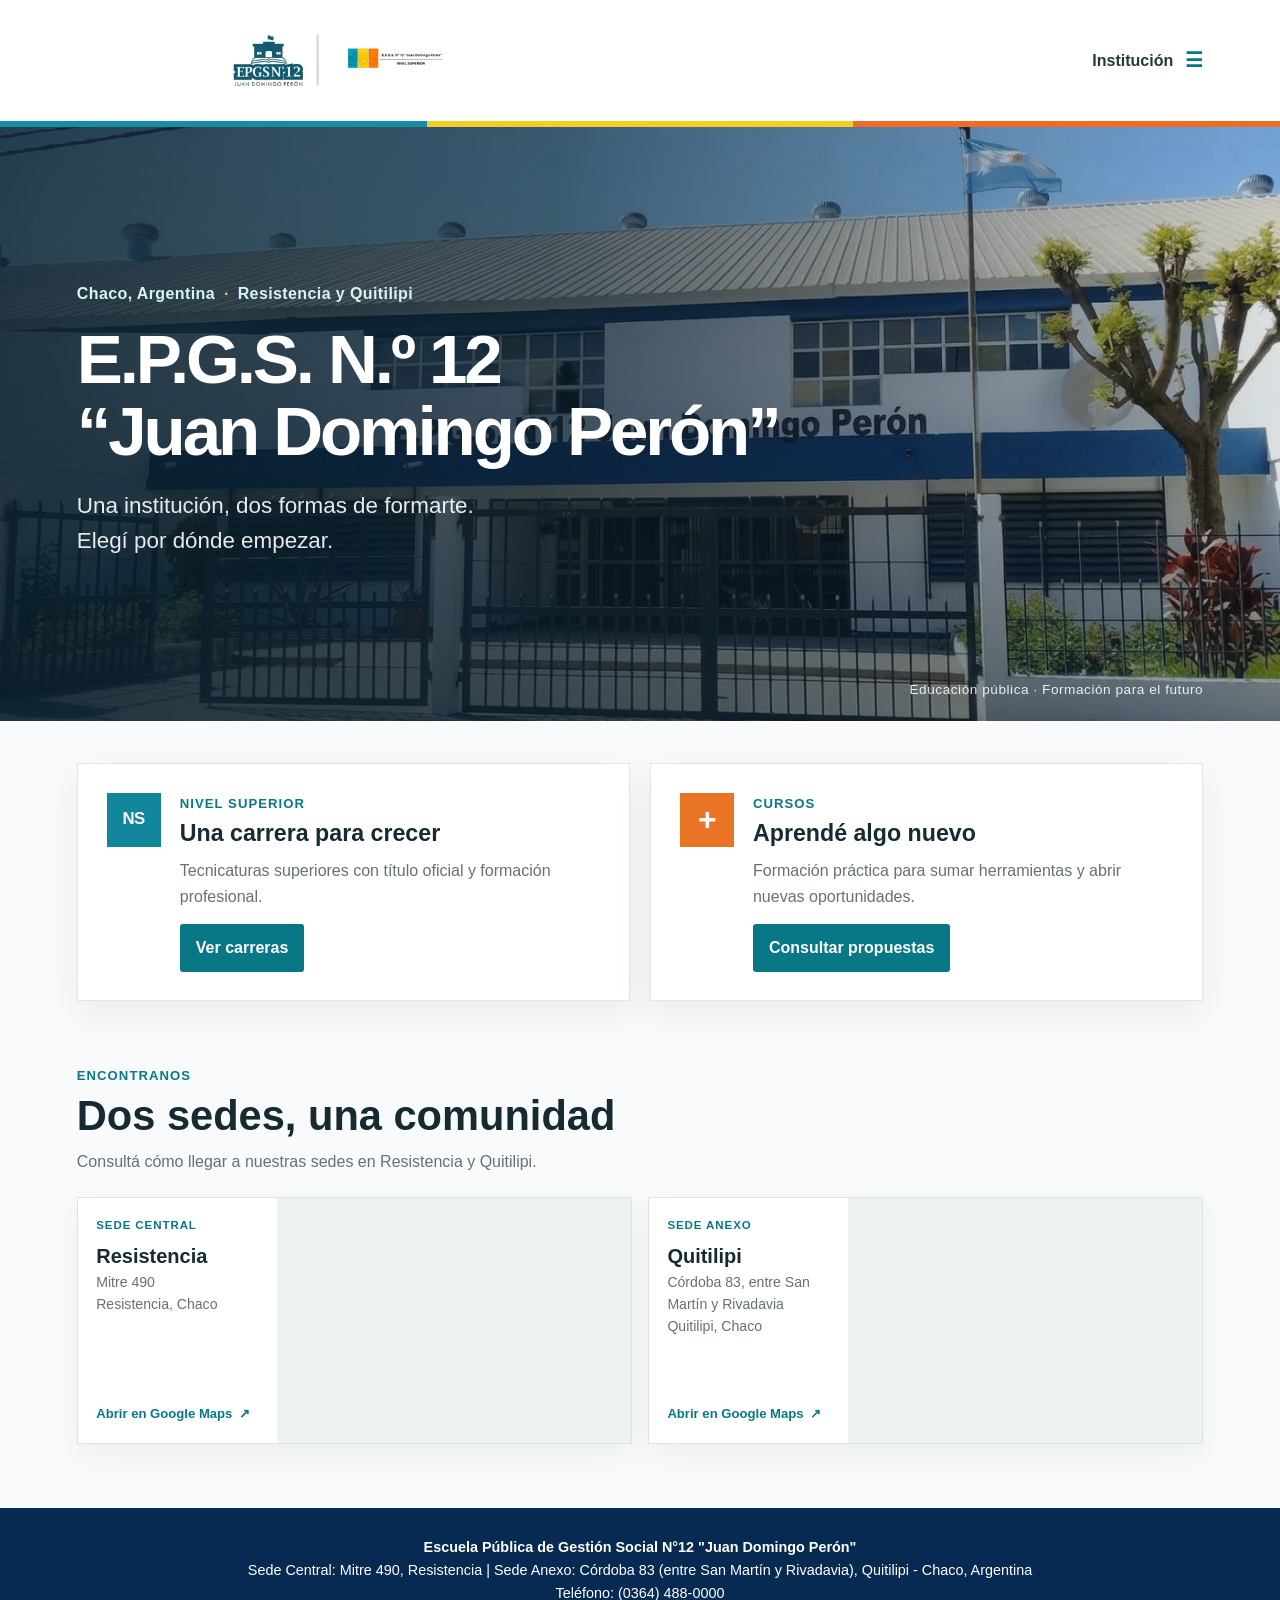
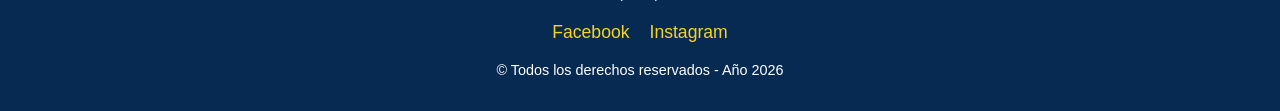
<file: html/academico/index.html>
<!DOCTYPE html>
<html lang="es">
<head>
    <meta charset="UTF-8">
    <meta name="viewport" content="width=device-width, initial-scale=1.0">
    <title>EPGS N°12 "Juan Domingo Perón"</title>
    <link rel="stylesheet" href="styles.css?v=maps-20261023">
</head>
<body>
<div class="pantalla activa" id="inicio">
    <header class="inicio-cabecera">
        <a class="marca-institucional" href="#inicio" onclick="abrir('inicio'); return false;" aria-label="Inicio - E.P.G.S. N°12">
            <img src="logos%20.png" alt="E.P.G.S. N°12 Juan Domingo Perón y Nivel Superior">
        </a>
        <button class="boton-institucion" id="botonInstitucion" type="button" onclick="alternarMenu()" aria-label="Abrir menú Institución" aria-controls="menuMovil" aria-expanded="false">
            Institución <span aria-hidden="true">☰</span>
        </button>
        <nav class="menu-institucion" id="menuMovil" aria-label="Menú Institución" aria-hidden="true">
            <button class="cerrar-menu" type="button" onclick="alternarMenu()" aria-label="Cerrar menú">×</button>
            <p class="menu-titulo">Nosotros</p>
            <a href="#" onclick="abrirSeccionMenu('historia'); return false;">Historia</a>
            <a href="#" onclick="abrirSeccionMenu('contacto'); return false;">Contacto</a>
            <a href="#" onclick="abrirSeccionMenu('galeria'); return false;">Galería</a>
            <a href="noticias.html">Noticias</a>
        </nav>
        <button class="menu-cortina" id="menuCortina" type="button" onclick="alternarMenu()" aria-label="Cerrar menú"></button>
    </header>
    <div class="franja-institucional" aria-hidden="true"></div>
    <main>
        <section class="portada-colegio" aria-labelledby="titulo-portada">
            <div class="portada-carrusel" aria-hidden="true">
                <div class="portada-imagen portada-imagen-uno"></div>
                <div class="portada-imagen portada-imagen-dos"></div>
                <div class="portada-imagen portada-imagen-tres"></div>
            </div>
            <div class="portada-contenido">
                <p class="portada-ubicacion">Chaco, Argentina <span>·</span> Resistencia y Quitilipi</p>
                <h1 id="titulo-portada">E.P.G.S. N.º 12<br><span>“Juan Domingo Perón”</span></h1>
                <p class="portada-bajada">Una institución, dos formas de formarte.<br>Elegí por dónde empezar.</p>
            </div>
            <div class="portada-pie"><span>Educación pública · Formación para el futuro</span></div>
        </section>
        <section class="propuestas-inicio" id="propuestas" aria-label="Propuestas educativas">
            <article class="propuesta-card superior-card">
                <div class="propuesta-sello sello-superior" aria-hidden="true">NS</div>
                <div class="propuesta-texto">
                    <p class="propuesta-etiqueta">Nivel Superior</p>
                    <h2>Una carrera para crecer</h2>
                    <p>Tecnicaturas superiores con título oficial y formación profesional.</p>
                    <button type="button" onclick="abrir('carreras')">Ver carreras</button>
                </div>
            </article>
            <article class="propuesta-card cursos-card">
                <div class="propuesta-sello sello-cursos" aria-hidden="true">+</div>
                <div class="propuesta-texto">
                    <p class="propuesta-etiqueta">Cursos</p>
                    <h2>Aprendé algo nuevo</h2>
                    <p>Formación práctica para sumar herramientas y abrir nuevas oportunidades.</p>
                    <a class="propuesta-accion" href="inscripciones.html">Consultar propuestas</a>
                </div>
            </article>
        </section>
        <section class="mapas-sedes" id="mapas-sedes" aria-labelledby="mapas-titulo">
            <div class="mapas-intro">
                <p class="propuesta-etiqueta">Encontranos</p>
                <h2 id="mapas-titulo">Dos sedes, una comunidad</h2>
                <p>Consultá cómo llegar a nuestras sedes en Resistencia y Quitilipi.</p>
            </div>
            <div class="mapas-grid">
                <article class="sede-mapa">
                    <div class="sede-info">
                        <p class="sede-tipo">SEDE CENTRAL</p>
                        <h3>Resistencia</h3>
                        <p>Mitre 490<br>Resistencia, Chaco</p>
                        <a href="https://www.google.com/maps/search/?api=1&amp;query=Mitre%20490%2C%20Resistencia%2C%20Chaco%2C%20Argentina" target="_blank" rel="noopener noreferrer">Abrir en Google Maps <span aria-hidden="true">↗</span></a>
                    </div>
                    <iframe title="Mapa de la sede central en Mitre 490, Resistencia" src="https://www.openstreetmap.org/export/embed.html?bbox=-58.9907%2C-27.4506%2C-58.9757%2C-27.4427&amp;layer=mapnik&amp;marker=-27.4466693%2C-58.9831722" loading="lazy" referrerpolicy="no-referrer-when-downgrade" allowfullscreen></iframe>
                </article>
                <article class="sede-mapa">
                    <div class="sede-info">
                        <p class="sede-tipo">SEDE ANEXO</p>
                        <h3>Quitilipi</h3>
                        <p>Córdoba 83, entre San Martín y Rivadavia<br>Quitilipi, Chaco</p>
                        <a href="https://www.google.com/maps/search/?api=1&amp;query=C%C3%B3rdoba%2083%2C%20Quitilipi%2C%20Chaco%2C%20Argentina" target="_blank" rel="noopener noreferrer">Abrir en Google Maps <span aria-hidden="true">↗</span></a>
                    </div>
                    <iframe title="Mapa de la sede anexo en Córdoba 83, Quitilipi" src="https://www.openstreetmap.org/export/embed.html?bbox=-60.2248%2C-26.8791%2C-60.2103%2C-26.8712&amp;layer=mapnik&amp;marker=-26.87514%2C-60.2175653" loading="lazy" referrerpolicy="no-referrer-when-downgrade" allowfullscreen></iframe>
                </article>
            </div>
        </section>
    </main>
</div>
<div class="pantalla" id="historia">
    <header class="cabecera">
        <div class="logo-texto">
            <div class="logo">
                <div class="bloque"><div class="simbolo libro"></div></div>
                <div class="bloque"><div class="simbolo manos"></div></div>
                <div class="bloque"><div class="simbolo nodos"></div></div>
            </div>
            <div class="nombre-escuela">EPGS N°12</div>
        </div>
        <div class="menu-hamburguesa" onclick="alternarMenu()">☰</div>
    </header>
    <div class="contenido-interno">
        <div class="volver" onclick="abrir('inicio')">← Volver a la pantalla principal</div>
        <p class="continuara">CONTINUARA......</p>
    </div>
</div>

<div class="pantalla" id="gestion">
    <header class="cabecera">
        <div class="logo-texto">
            <div class="logo">
                <div class="bloque"><div class="simbolo libro"></div></div>
                <div class="bloque"><div class="simbolo manos"></div></div>
                <div class="bloque"><div class="simbolo nodos"></div></div>
            </div>
            <div class="nombre-escuela">EPGS N°12</div>
        </div>
        <div class="menu-hamburguesa" onclick="alternarMenu()">☰</div>
    </header>
    <div class="contenido-interno">
        <div class="volver" onclick="abrir('inicio')">← Volver a la pantalla principal</div>
        <h2>Gestión Social y Carácter Institucional</h2>
        <p>Se trata de una institución educativa de carácter <strong>oficial, público y totalmente gratuito</strong>. Depende orgánica y funcionalmente del Estado Provincial, pero cuenta con un modelo de gestión especial que incorpora la participación activa de la comunidad.</p>

        <div class="recuadro">
            <h3>¿Cómo funciona su gestión?</h3>
            <p>A diferencia de instituciones tradicionales, aquí las decisiones importantes se toman escuchando y considerando la opinión de organizaciones sociales, vecinos, referentes locales, estudiantes y docentes. Esto permite adaptar la propuesta educativa a las necesidades reales de la gente y del territorio donde está inserta la escuela.</p>
        </div>

        <h3>Validez y reconocimiento</h3>
        <p>Todos los planes de estudio, certificaciones y títulos que se otorgan tienen <strong>validez oficial y nacional</strong>, respaldados por el Ministerio de Educación de la Provincia del Chaco y reconocidos ante el Ministerio de Educación de la Nación, lo que garantiza que los estudios realizados aquí tengan validez en todo el país.</p>

        <h3>Principios que rigen su funcionamiento</h3>
        <ul>
            <li>Acceso igualitario a la educación, sin distinción de condición social, edad o procedencia.</li>
            <li>Transparencia en el manejo de los recursos y en la información institucional.</li>
            <li>Vínculo permanente con el entorno y las problemáticas locales.</li>
            <li>Respeto a la diversidad cultural y a las identidades de la región.</li>
        </ul>
    </div>
</div>

<div class="pantalla" id="objetivos">
    <header class="cabecera">
        <div class="logo-texto">
            <div class="logo">
                <div class="bloque"><div class="simbolo libro"></div></div>
                <div class="bloque"><div class="simbolo manos"></div></div>
                <div class="bloque"><div class="simbolo nodos"></div></div>
            </div>
            <div class="nombre-escuela">EPGS N°12</div>
        </div>
        <div class="menu-hamburguesa" onclick="alternarMenu()">☰</div>
    </header>
    <div class="contenido-interno">
        <div class="volver" onclick="abrir('inicio')">← Volver a la pantalla principal</div>
        <h2>Misión, Visión y Objetivos Institucionales</h2>

        <h3>Misión</h3>
        <p>Brindar formación profesional y superior de nivel superior pública y gratuita, con excelencia académica, formando personas integrales comprometidas con el desarrollo local y la justicia social, integrando saberes comprometidos con el desarrollo sostenible y el bienestar de la comunidad, promoviendo el crecimiento personal y su desarrollo integral.</p>

        <h3>Visión</h3>
        <p>Ser reconocida como una institución educativa referente en la región, destacándose por la calidad de sus enseñanzas, su compromiso social y por el impacto positivo que genera con la comunidad y en la provincia chaqueña.</p>

        <h3>Valores Institucionales</h3>
        <ul>
            <li><strong>Igualdad y Equidad:</strong> Brindar las mismas oportunidades de acceso y permanencia en los estudios, atendiendo a las particularidades de cada persona.</li>
            <li><strong>Compromiso Social:</strong> Estar atentos a las necesidades de la comunidad y trabajar para dar respuestas a sus inquietudes y problemáticas.</li>
            <li><strong>Responsabilidad y Ética:</strong> Cumplir con los deberes educativos, administrativos y sociales con seriedad y rectitud.</li>
            <li><strong>Respeto:</strong> Reconocer y valorar la diversidad de ideas, culturas y formas de ser de cada integrante de la comunidad educativa.</li>
            <li><strong>Solidaridad:</strong> Trabajar colaborativamente y apoyarse mutuamente para alcanzar metas comunes.</li>
        </ul>

        <h3>Objetivos Generales</h3>
        <ul>
            <li>Ampliar las posibilidades de acceso y permanencia en la formación técnica y superior.</li>
            <li>Formar profesionales competentes para el desarrollo de la actividad productiva y comunitaria.</li>
            <li>Promover la actualización y perfeccionamiento permanente de los conocimientos.</li>
            <li>Fortalecer los lazos entre la escuela y el entorno social y productivo.</li>
        </ul>
    </div>
</div>

<div class="pantalla" id="alumno">
    <header class="cabecera">
        <div class="logo-texto">
            <div class="logo">
                <div class="bloque"><div class="simbolo libro"></div></div>
                <div class="bloque"><div class="simbolo manos"></div></div>
                <div class="bloque"><div class="simbolo nodos"></div></div>
            </div>
            <div class="nombre-escuela">EPGS N°12</div>
        </div>
        <div class="menu-hamburguesa" onclick="alternarMenu()">☰</div>
    </header>
    <div class="contenido-interno">
        <div class="volver" onclick="abrir('inicio')">← Volver a la pantalla principal</div>
        <h2>Perfil de los Estudiantes</h2>
        <p>La propuesta educativa está pensada y dirigida principalmente a jóvenes y personas adultas que tienen el deseo de continuar, completar o ampliar sus estudios, o bien capacitarse para mejorar sus condiciones laborales.</p>

        <div class="recuadro">
            <h3>¿A quiénes está dirigida?</h3>
            <ul>
                <li>Jóvenes que han finalizado sus estudios secundarios y desean iniciar una carrera de nivel superior o técnica.</li>
                <li>Personas adultas que por distintas razones no pudieron continuar estudiando en su momento y deciden retomar hoy su formación académica.</li>
                <li>Trabajadores y trabajadoras que buscan especializarse, adquirir nuevas herramientas o reorientar su trayectoria laboral.</li>
                <li>Personas que quieren adquirir conocimientos útiles para su desarrollo personal y su participación en la comunidad.</li>
            </ul>
        </div>

        <h3>Modalidades adaptadas</h3>
        <p>Se tienen en cuenta las distintas realidades de quienes estudian, por lo que se ofrecen propuestas que combinan clases presenciales, materiales de estudio accesibles, y tiempos flexibles cuando es posible, pensando especialmente en quienes tienen responsabilidades laborales o familiares.</p>

        <h3>Formación integral</h3>
        <p>Además de los conocimientos propios de cada carrera, se busca que los estudiantes desarrollen capacidad de razonamiento, trabajo en equipo, responsabilidad, y valores que los acompañen tanto en su vida profesional como cotidiana.</p>
    </div>
</div>

<div class="pantalla" id="docente">
    <header class="cabecera">
        <div class="logo-texto">
            <div class="logo">
                <div class="bloque"><div class="simbolo libro"></div></div>
                <div class="bloque"><div class="simbolo manos"></div></div>
                <div class="bloque"><div class="simbolo nodos"></div></div>
            </div>
            <div class="nombre-escuela">EPGS N°12</div>
        </div>
        <div class="menu-hamburguesa" onclick="alternarMenu()">☰</div>
    </header>
    <div class="contenido-interno">
        <div class="volver" onclick="abrir('inicio')">← Volver a la pantalla principal</div>
        <h2>El Trabajo Docente en la Institución</h2>
        <p>El equipo docente está conformado por profesionales y especialistas que cuentan con la formación adecuada y, fundamentalmente, con una gran vocación y compromiso con la educación pública y popular.</p>

        <h3>Características de la labor educativa</h3>
        <ul>
            <li>Se prioriza el acompañamiento personalizado, atendiendo las dudas y dificultades de cada estudiante.</li>
            <li>Se combinan conocimientos teóricos con ejemplos y aplicaciones prácticas ligadas a la realidad.</li>
            <li>Se trabaja con un trato cercano, respetuoso y paciente, entendiendo las distintas realidades de los alumnos.</li>
            <li>Se promueve la participación activa en clase y el intercambio de experiencias.</li>
        </ul>

        <div class="recuadro">
            <h3>Capacitación y actualización</h3>
            <p>Los docentes participan constantemente de instancias de formación y actualización, tanto en los contenidos de su materia como en estrategias de enseñanza, para ofrecer siempre una educación acorde a los tiempos actuales y a las necesidades de los estudiantes.</p>
        </div>

        <h3>Vínculo con la comunidad</h3>
        <p>Muchas veces los docentes también participan de actividades que conectan lo aprendido en el aula con problemáticas o proyectos de la localidad, buscando que los conocimientos sirvan también para transformar positivamente el entorno.</p>
    </div>
</div>

<div class="pantalla" id="carreras">
    <header class="cabecera">
        <div class="logo-texto">
            <div class="logo">
                <div class="bloque"><div class="simbolo libro"></div></div>
                <div class="bloque"><div class="simbolo manos"></div></div>
                <div class="bloque"><div class="simbolo nodos"></div></div>
            </div>
            <div class="nombre-escuela">EPGS N°12</div>
        </div>
        <div class="menu-hamburguesa" onclick="alternarMenu()">☰</div>
    </header>
    <div class="contenido-interno">
        <div class="volver" onclick="abrir('inicio')">← Volver a la pantalla principal</div>
        <h2>Carreras y Propuestas de Formación</h2>
        <p>Actualmente la institución dicta dos carreras principales de nivel terciario, con planes de estudio oficiales y aprobados, con una duración de tres años cada una:</p>

        <div class="recuadro">
            <h3>Tecnicatura en Desarrollo de Software</h3>
            <p><strong>Duración:</strong> 3 años</p>
            <p><strong>Perfil profesional:</strong> Forma profesionales capaces de diseñar, desarrollar, implementar y mantener sistemas informáticos, aplicaciones y páginas web. Adquieren conocimientos sobre lenguajes de programación, bases de datos, diseño y seguridad informática.</p>
            <p><strong>Salida laboral:</strong> Puede desempeñarse en empresas de tecnología, organismos públicos, estudios de desarrollo, o trabajar de forma independiente realizando proyectos propios o para terceros.</p>
        </div>

        <div class="recuadro">
            <h3>Tecnicatura en Seguridad e Higiene Laboral</h3>
            <p><strong>Duración:</strong> 3 años</p>
            <p><strong>Perfil profesional:</strong> Prepara profesionales capacitados para identificar, prevenir y controlar riesgos laborales, promoviendo la seguridad y la salud de las personas en los lugares de trabajo. Conocen sobre normativas vigentes, condiciones ambientales, equipos de protección y planes de emergencia.</p>
            <p><strong>Salida laboral:</strong> Puede trabajar en industrias, empresas de servicios, obras de construcción, organismos públicos, consultoras, o asesorando a organizaciones de distinto tipo.</p>
        </div>

        <p style="margin-top: 1rem;">Periódicamente se evalúa la posibilidad de incorporar nuevas carreras o cursos cortos según las necesidades que vayan surgiendo en la comunidad.</p>
    </div>
</div>

<div class="pantalla" id="preinscripcion">
    <header class="cabecera">
        <div class="logo-texto">
            <div class="logo">
                <div class="bloque"><div class="simbolo libro"></div></div>
                <div class="bloque"><div class="simbolo manos"></div></div>
                <div class="bloque"><div class="simbolo nodos"></div></div>
            </div>
            <div class="nombre-escuela">EPGS N°12</div>
        </div>
        <div class="menu-hamburguesa" onclick="alternarMenu()">☰</div>
    </header>
    <div class="contenido-interno">
        <div class="volver" onclick="abrir('inicio')">← Volver a la pantalla principal</div>
        <h2>Preinscripción e Inscripción</h2>

        <h3>Cronograma General</h3>
        <p>Las preinscripciones suelen abrirse a partir de mediados de noviembre y se extienden hasta principios de febrero de cada año. Las inscripciones definitivas se realizan durante el mes de febrero, fechas que se confirman anualmente según el calendario oficial del Ministerio de Educación. Te recomendamos consultar cerca de esas fechas en la secretaría o por nuestras redes sociales para conocer las fechas exactas del período vigente.</p>

        <div class="recuadro">
            <h3>Requisitos Generales</h3>
            <ul>
                <li>Ser mayor de 18 años o contar con la autorización correspondiente en caso de ser menor.</li>
                <li>Para carreras de nivel superior: contar con el título de Nivel Secundario completo o certificado de finalización en trámite.</li>
                <li>Documento Nacional de Identidad (DNI) original y fotocopia de las dos primeras hojas.</li>
                <li>Partida de nacimiento actualizada (original y fotocopia).</li>
                <li>Certificado de residencia en la zona o comprobante de domicilio.</li>
                <li>Dos fotos tipo carnet, tamaño 4x4 cm, de frente y fondo claro.</li>
                <li>Certificado de salud o ficha médica según corresponda.</li>
            </ul>
        </div>

        <h3>Procedimiento</h3>
        <p>Primero se realiza la preinscripción, donde se registran los datos personales y la carrera elegida. Luego, en la etapa de inscripción definitiva, se presentan todos los documentos en la secretaría de la institución en el horario de atención. Una vez verificada la documentación, se confirma el ingreso y se informa sobre el inicio de clases, horarios y materiales necesarios.</p>

        <h3>Consultas y Ayuda</h3>
        <p>Si tenés alguna duda sobre los requisitos, tu situación particular o necesitas información adicional, podés acercarte personalmente a la sede en el horario de atención, llamar al teléfono institucional o escribirnos a nuestras redes oficiales para orientarte paso a paso.</p>
    </div>
</div>

<div class="pantalla" id="galeria">
    <header class="cabecera">
        <div class="logo-texto">
            <div class="logo">
                <div class="bloque"><div class="simbolo libro"></div></div>
                <div class="bloque"><div class="simbolo manos"></div></div>
                <div class="bloque"><div class="simbolo nodos"></div></div>
            </div>
            <div class="nombre-escuela">EPGS N°12</div>
        </div>
        <div class="menu-hamburguesa" onclick="alternarMenu()">☰</div>
    </header>
    <div class="contenido-interno">
        <div class="volver" onclick="abrir('inicio')">← Volver a la pantalla principal</div>
        <p class="continuara">CONTINUARA......</p>
    </div>
</div>

<div class="pantalla" id="preguntas">
    <header class="cabecera">
        <div class="logo-texto">
            <div class="logo">
                <div class="bloque"><div class="simbolo libro"></div></div>
                <div class="bloque"><div class="simbolo manos"></div></div>
                <div class="bloque"><div class="simbolo nodos"></div></div>
            </div>
            <div class="nombre-escuela">EPGS N°12</div>
        </div>
        <div class="menu-hamburguesa" onclick="alternarMenu()">☰</div>
    </header>
    <div class="contenido-interno">
        <div class="volver" onclick="abrir('inicio')">← Volver a la pantalla principal</div>
        <h2>Preguntas Frecuentes y Ayuda</h2>

        <div class="recuadro">
            <p><strong>¿Las carreras o cursos que se dictan tienen algún costo o son pagos?</strong><br>No, toda la educación que se brinda en esta institución es totalmente pública y gratuita, no se paga arancel ni matrícula para cursar.</p>
        </div>

        <div class="recuadro">
            <p><strong>¿Los títulos que se entregan tienen validez oficial?</strong><br>Sí, todos los títulos y certificaciones que se otorgan cuentan con el respaldo oficial del Ministerio de Educación de la Provincia del Chaco y tienen validez en todo el territorio nacional.</p>
        </div>

        <div class="recuadro">
            <p><strong>¿Es obligatorio tener el secundario completo para inscribirse?</strong><br>Para las carreras de nivel superior generalmente se requiere haber finalizado los estudios de nivel secundario o su equivalente; si tenés alguna situación particular podés consultar personalmente para ver qué alternativas existen.</p>
        </div>

        <div class="recuadro">
            <p><strong>¿Cuándo abren las inscripciones?</strong><br>Por lo general se abren al finalizar cada año, entre diciembre y febrero, pero te sugerimos consultar cerca de esas fechas en la secretaría de la escuela para conocer el cronograma exacto del año en curso.</p>
        </div>

        <div class="recuadro">
            <p><strong>¿Hay exámenes libres o formas de rendir materias adeudadas?</strong><br>Sí, existen sistemas de evaluación y formas de recuperar o rendir materias, que se rigen por la normativa vigente y los calendarios académicos; podés consultar las condiciones específicas según tu situación.</p>
        </div>

        <p style="margin-top: 1rem;">Si tu consulta no está aquí planteada, podés acercarte personalmente en el horario de atención, llamar al teléfono indicado o escribirnos a nuestros canales oficiales para responderte con mayor detalle.</p>
    </div>
</div>


<div class="pantalla" id="contacto">
    <header class="cabecera">
        <div class="logo-texto"><div class="nombre-escuela">EPGS N°12</div></div>
    </header>
    <div class="contenido-interno">
        <div class="volver" onclick="abrir('inicio')">← Volver a la pantalla principal</div>
        <p class="continuara">CONTINUARA......</p>
    </div>
</div>

<footer class="pie-pagina">
    <strong>Escuela Pública de Gestión Social N°12 "Juan Domingo Perón"</strong><br>
    Sede Central: Mitre 490, Resistencia | Sede Anexo: Córdoba 83 (entre San Martín y Rivadavia), Quitilipi - Chaco, Argentina<br>
    Teléfono: (0364) 488-0000
    <div class="redes">
        <a href="#" target="_blank"> Facebook</a>
        <a href="#" target="_blank"> Instagram</a>
    </div>
    © Todos los derechos reservados - Año 2026
</footer>

<script src="script.js"></script>
</body>
</html>
</file>
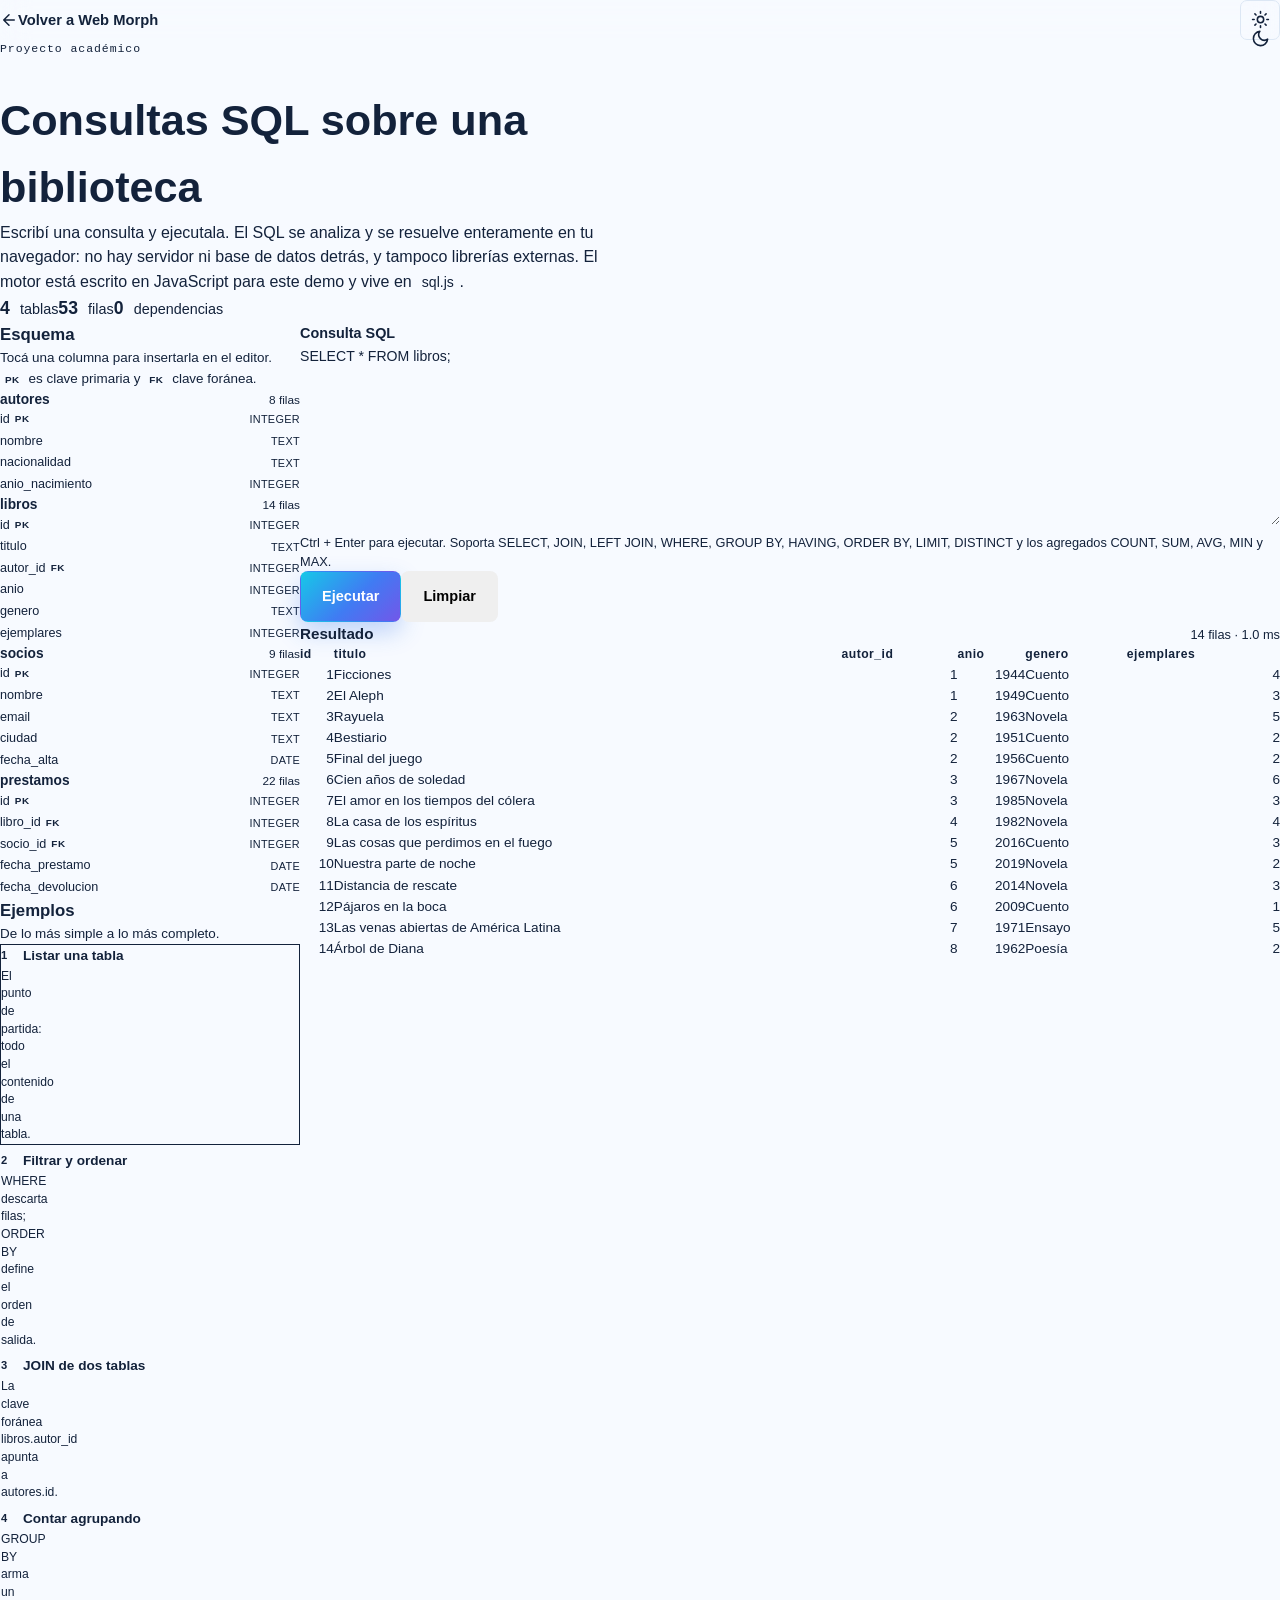
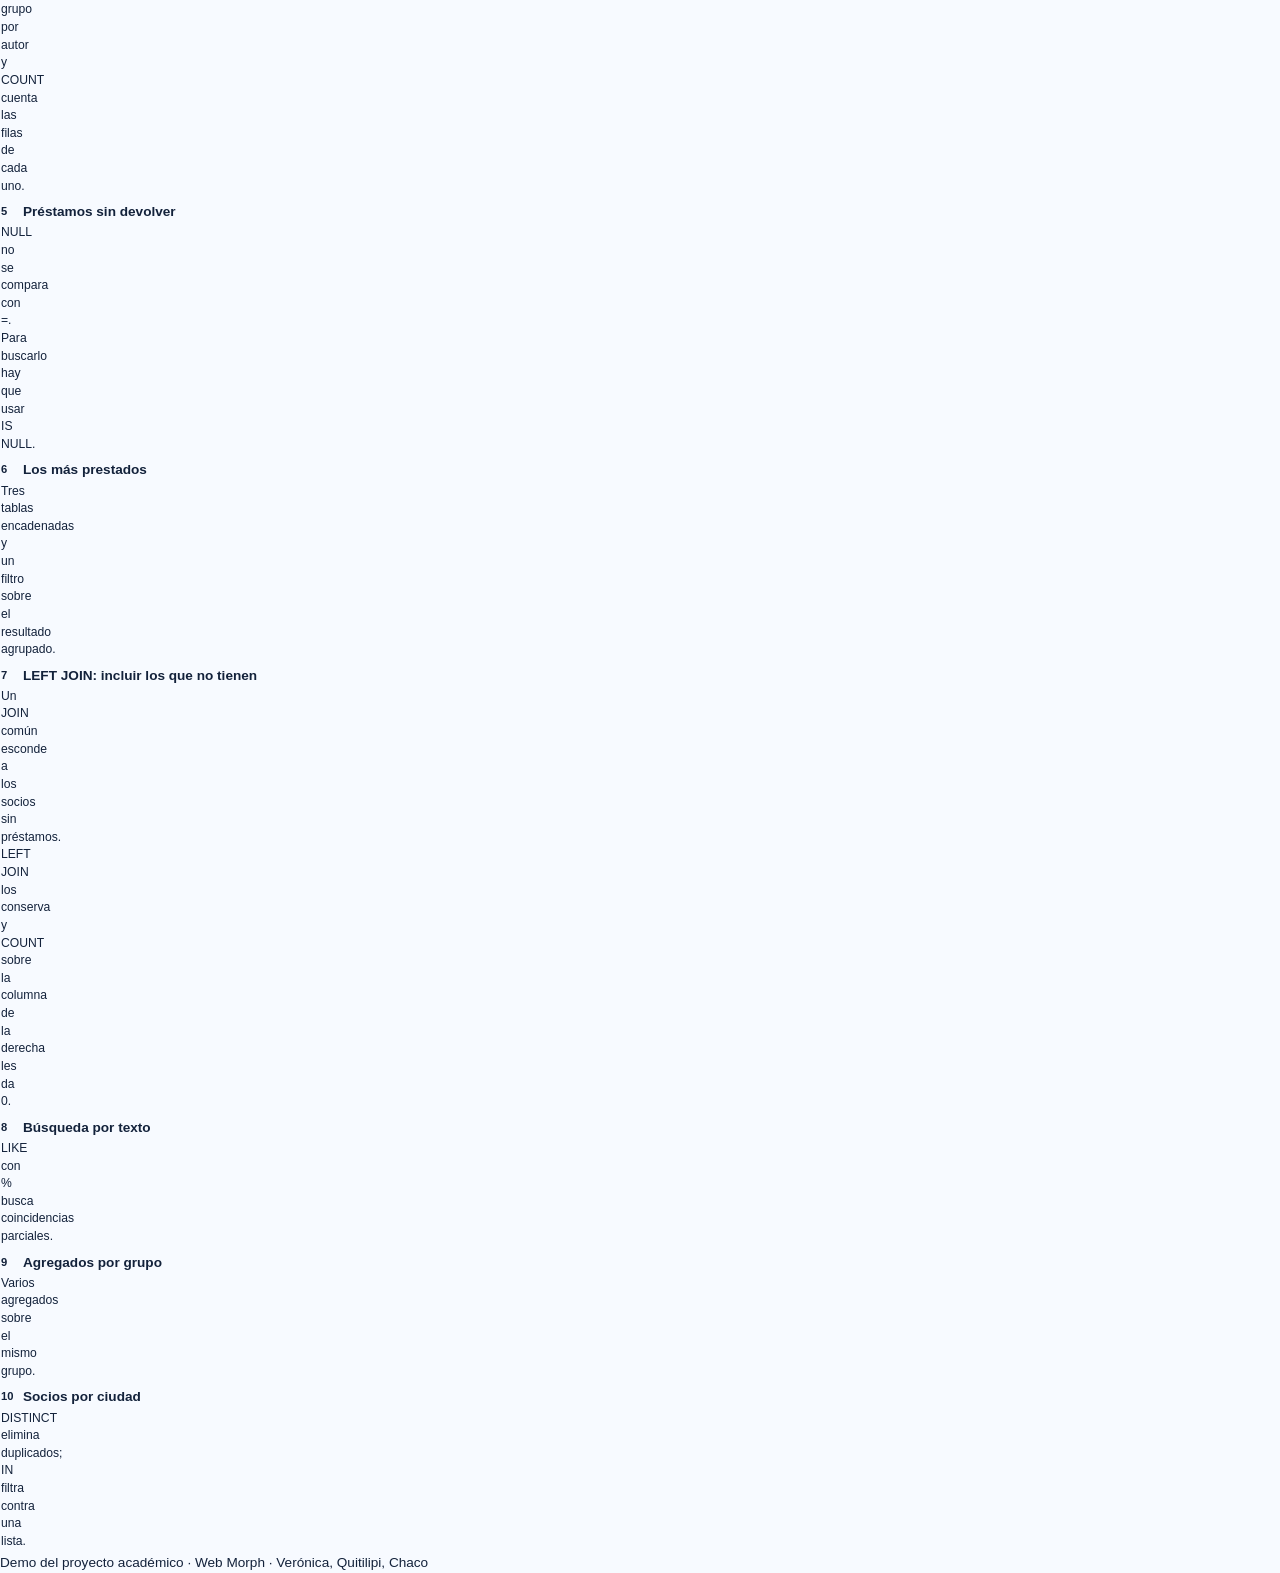
<file: proyectos/academico/index.html>
<!DOCTYPE html>
<html lang="es">
<head>
  <meta charset="UTF-8">
  <meta name="viewport" content="width=device-width, initial-scale=1.0">
  <meta name="description" content="Demo interactivo: consultá una base de datos de biblioteca con SQL real, ejecutado en el navegador. Proyecto académico de Verónica — Web Morph.">
  <title>Consultas SQL sobre una biblioteca | Web Morph</title>

  <link rel="canonical" href="https://veronica-marisa-soria1.github.io/WebMorph.dev/proyectos/academico/">

  <meta property="og:type" content="website">
  <meta property="og:site_name" content="Web Morph">
  <meta property="og:locale" content="es_AR">
  <meta property="og:url" content="https://veronica-marisa-soria1.github.io/WebMorph.dev/proyectos/academico/">
  <meta property="og:title" content="Consultas SQL sobre una biblioteca | Web Morph">
  <meta property="og:description" content="Demo interactivo: escribí SQL y ejecutalo contra un modelo de datos relacional, sin servidor.">
  <meta property="og:image" content="https://veronica-marisa-soria1.github.io/WebMorph.dev/assets/img/og-preview.jpg">

  <link rel="icon" href="../../assets/img/web-morph-logo.svg" type="image/svg+xml">
  <link rel="icon" href="../../assets/img/favicon-32.png" type="image/png" sizes="32x32">
  <link rel="apple-touch-icon" href="../../assets/img/apple-touch-icon.png" sizes="180x180">

  <meta name="theme-color" content="#0B1018" media="(prefers-color-scheme: dark)">
  <meta name="theme-color" content="#F4F7FF" media="(prefers-color-scheme: light)">

  <!-- Mismo criterio que el sitio principal: aplicar el tema antes del primer
       pintado. La clave de localStorage es compartida, así que quien eligió un
       tema en el portafolio lo encuentra igual acá. -->
  <script>
    (function () {
      var root = document.documentElement;
      root.classList.add("js");
      try {
        var saved = localStorage.getItem("wm-theme");
        var light = window.matchMedia("(prefers-color-scheme: light)").matches;
        root.setAttribute("data-theme", saved || (light ? "light" : "dark"));
      } catch (e) {
        root.setAttribute("data-theme", "dark");
      }
    })();
  </script>

  <link rel="preconnect" href="https://fonts.googleapis.com">
  <link rel="preconnect" href="https://fonts.gstatic.com" crossorigin>
  <link rel="stylesheet" href="https://fonts.googleapis.com/css2?family=Inter:wght@400;600;700;800&family=JetBrains+Mono:wght@400;500;700;800&display=swap">

  <!-- Hoja del sitio: aporta los tokens de color, el reset y los botones -->
  <link rel="stylesheet" href="../../css/styles.css">
  <link rel="stylesheet" href="demo.css">

  <script src="data.js" defer></script>
  <script src="sql.js" defer></script>
  <script src="app.js" defer></script>
</head>
<body class="demo-body">
  <a class="skip-link" href="#consulta">Saltar al editor de consultas</a>

  <header class="demo-header">
    <a class="demo-volver" href="../../index.html#proyectos">
      <svg aria-hidden="true" viewBox="0 0 24 24" width="18" height="18" fill="none" stroke="currentColor" stroke-width="2" stroke-linecap="round" stroke-linejoin="round">
        <path d="M19 12H5M12 19l-7-7 7-7"/>
      </svg>
      Volver a Web Morph
    </a>

    <button class="theme-toggle" id="theme-toggle" type="button" aria-label="Cambiar tema">
      <svg class="icon-sun" aria-hidden="true" viewBox="0 0 24 24" fill="none" stroke="currentColor" stroke-width="2" stroke-linecap="round" stroke-linejoin="round">
        <circle cx="12" cy="12" r="4"/>
        <path d="M12 2v2M12 20v2M4.93 4.93l1.41 1.41M17.66 17.66l1.41 1.41M2 12h2M20 12h2M4.93 19.07l1.41-1.41M17.66 6.34l1.41-1.41"/>
      </svg>
      <svg class="icon-moon" aria-hidden="true" viewBox="0 0 24 24" fill="none" stroke="currentColor" stroke-width="2" stroke-linecap="round" stroke-linejoin="round">
        <path d="M21 12.79A9 9 0 1 1 11.21 3 7 7 0 0 0 21 12.79z"/>
      </svg>
    </button>
  </header>

  <main class="demo-main">
    <div class="demo-intro">
      <p class="eyebrow">Proyecto académico</p>
      <h1>Consultas SQL sobre una biblioteca</h1>
      <p>
        Escribí una consulta y ejecutala. El SQL se analiza y se resuelve
        enteramente en tu navegador: no hay servidor ni base de datos detrás, y
        tampoco librerías externas. El motor está escrito en JavaScript para este
        demo y vive en <code>sql.js</code>.
      </p>
      <p class="demo-meta">
        <span><strong>4</strong> tablas</span>
        <span><strong id="stat-filas">0</strong> filas</span>
        <span><strong>0</strong> dependencias</span>
      </p>
    </div>

    <div class="demo-grid">
      <aside class="demo-aside">
        <section class="panel" aria-labelledby="esquema-title">
          <h2 id="esquema-title">Esquema</h2>
          <p class="panel-nota">
            Tocá una columna para insertarla en el editor. <span class="pill pill-pk">PK</span>
            es clave primaria y <span class="pill pill-fk">FK</span> clave foránea.
          </p>
          <div id="esquema"></div>
        </section>

        <section class="panel" aria-labelledby="ejemplos-title">
          <h2 id="ejemplos-title">Ejemplos</h2>
          <p class="panel-nota">De lo más simple a lo más completo.</p>
          <ol class="ejemplos" id="ejemplos"></ol>
        </section>
      </aside>

      <section class="demo-editor" aria-labelledby="consulta-title">
        <h2 id="consulta-title" class="sr-only">Editor de consultas</h2>

        <div class="editor-box">
          <label class="editor-label" for="consulta">Consulta SQL</label>
          <textarea id="consulta" class="editor" spellcheck="false" rows="8"
            aria-describedby="editor-ayuda"></textarea>
          <p id="editor-ayuda" class="editor-ayuda">
            Ctrl + Enter para ejecutar. Soporta SELECT, JOIN, LEFT JOIN, WHERE,
            GROUP BY, HAVING, ORDER BY, LIMIT, DISTINCT y los agregados COUNT,
            SUM, AVG, MIN y MAX.
          </p>
          <div class="editor-acciones">
            <button class="button button-primary" id="ejecutar" type="button">Ejecutar</button>
            <button class="button button-secondary" id="limpiar" type="button">Limpiar</button>
          </div>
        </div>

        <div class="resultado">
          <div class="resultado-cabecera">
            <h3>Resultado</h3>
            <p class="resultado-estado" id="estado" role="status"></p>
          </div>
          <div id="salida" class="resultado-cuerpo"></div>
        </div>
      </section>
    </div>
  </main>

  <footer class="demo-footer">
    <p>
      Demo del proyecto académico &middot;
      <a href="../../index.html">Web Morph</a> &middot; Verónica, Quitilipi, Chaco
    </p>
  </footer>
</body>
</html>
</file>
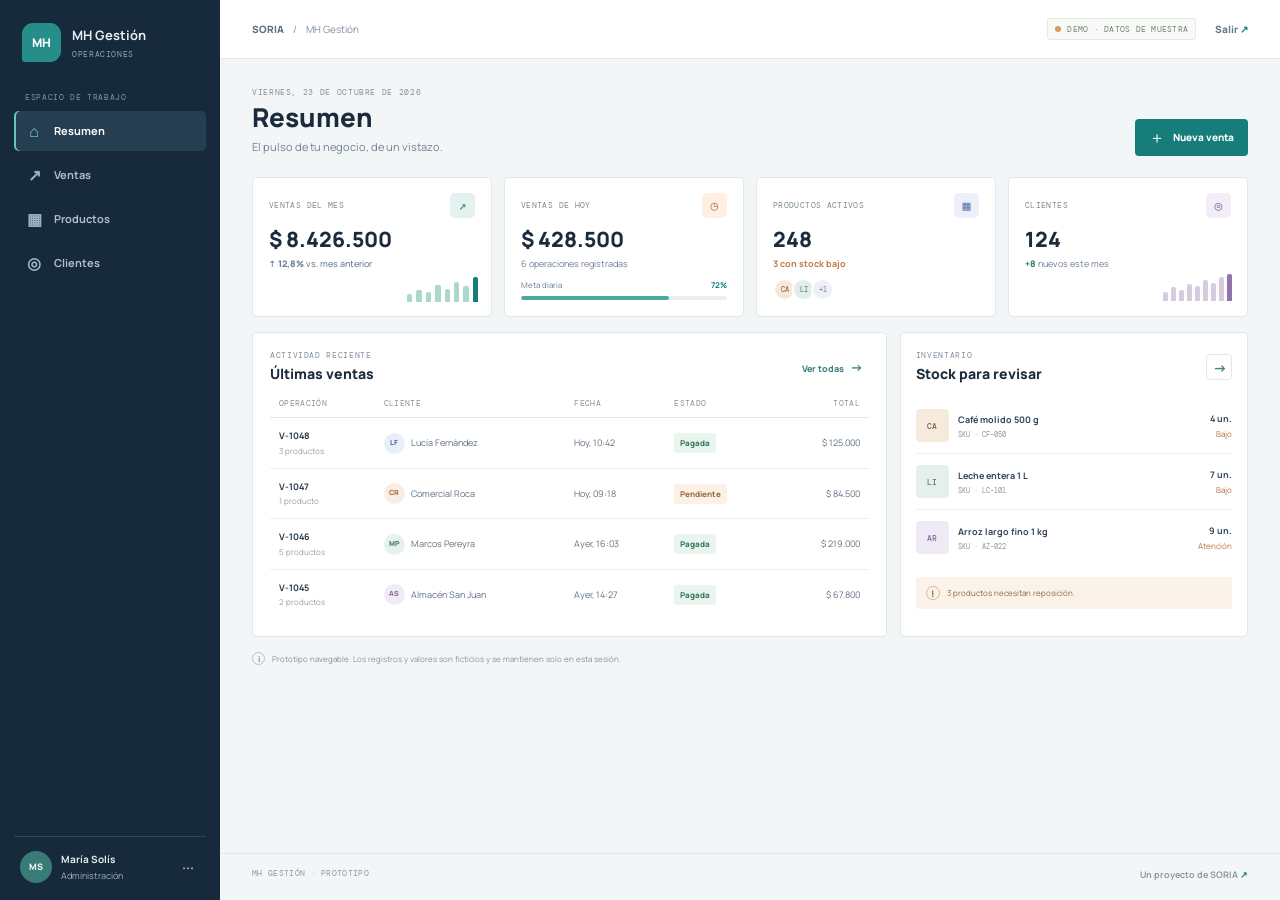
<file: html/mh-gestion.html>
<!DOCTYPE html>
<html lang="es">
<head>
  <meta charset="UTF-8">
  <meta name="viewport" content="width=device-width, initial-scale=1.0">
  <meta name="description" content="Prototipo interactivo de MH Gestión para organizar ventas, productos y clientes.">
  <meta name="theme-color" content="#f3f6f7">
  <title>MH Gestión | Panel de operaciones</title>
  <link rel="icon" href="../assets/img/soria-isotipo.svg" type="image/svg+xml">
  <link rel="preconnect" href="https://fonts.googleapis.com">
  <link rel="preconnect" href="https://fonts.gstatic.com" crossorigin>
  <link rel="stylesheet" href="https://fonts.googleapis.com/css2?family=DM+Mono:wght@400;500&family=Manrope:wght@400;500;600;700;800&display=swap">
  <link rel="stylesheet" href="../css/mh-gestion.css">
  <script src="../js/mh-gestion.js" defer></script>
</head>
<body>
  <a class="skip-link" href="#contenido">Saltar al contenido</a>
  <div class="app-layout">
    <aside class="sidebar">
      <a class="product-brand" href="index.html#proyectos" aria-label="Volver a proyectos de SORIA"><span class="brand-symbol">MH</span><span><strong>MH Gestión</strong><small>OPERACIONES</small></span></a>
      <p class="nav-caption">ESPACIO DE TRABAJO</p>
      <nav class="side-nav" aria-label="Secciones principales">
        <button class="nav-item is-active" type="button" data-view="resumen" aria-current="page"><span class="nav-icon">⌂</span>Resumen</button>
        <button class="nav-item" type="button" data-view="ventas"><span class="nav-icon">↗</span>Ventas</button>
        <button class="nav-item" type="button" data-view="productos"><span class="nav-icon">▦</span>Productos</button>
        <button class="nav-item" type="button" data-view="clientes"><span class="nav-icon">◎</span>Clientes</button>
      </nav>
      <div class="sidebar-bottom"><span class="avatar">MS</span><span><strong>María Solís</strong><small>Administración</small></span><button class="sidebar-more" type="button" aria-label="Más opciones">···</button></div>
    </aside>

    <main class="main-area" id="contenido">
      <header class="topbar"><a class="mobile-brand" href="index.html#proyectos"><span class="brand-symbol">MH</span><strong>MH Gestión</strong></a><div class="breadcrumbs"><a href="index.html#proyectos">SORIA</a><span>/</span><span>MH Gestión</span></div><div class="topbar-right"><span class="demo-badge"><i></i> DEMO · DATOS DE MUESTRA</span><a class="exit-link" href="index.html#proyectos">Salir <span aria-hidden="true">↗</span></a></div></header>

      <div class="content-wrap">
        <section class="view is-visible" data-panel="resumen">
          <div class="page-heading"><div><p class="eyebrow">VIERNES, 23 DE OCTUBRE DE 2026</p><h1>Resumen</h1><p>El pulso de tu negocio, de un vistazo.</p></div><button class="primary-button" type="button" data-open-sale><span aria-hidden="true">＋</span> Nueva venta</button></div>
          <div class="kpi-grid" aria-label="Indicadores del negocio">
            <article class="kpi-card"><div class="kpi-label"><span>VENTAS DEL MES</span><span class="kpi-icon icon-sales">↗</span></div><strong id="sales-total">$ 8.426.500</strong><small class="positive">↑ 12,8% <span>vs. mes anterior</span></small><div class="sparkline spark-sales" aria-hidden="true"><i></i><i></i><i></i><i></i><i></i><i></i><i></i><i></i></div></article>
            <article class="kpi-card"><div class="kpi-label"><span>VENTAS DE HOY</span><span class="kpi-icon icon-today">◷</span></div><strong id="today-total">$ 428.500</strong><small>6 operaciones registradas</small><div class="kpi-foot"><span>Meta diaria</span><strong>72%</strong></div><div class="progress-track"><i style="width:72%"></i></div></article>
            <article class="kpi-card"><div class="kpi-label"><span>PRODUCTOS ACTIVOS</span><span class="kpi-icon icon-products">▦</span></div><strong>248</strong><small><b class="attention">3 con stock bajo</b></small><div class="stock-avatars" aria-label="Alertas de stock"><span>CA</span><span>LI</span><span>+1</span></div></article>
            <article class="kpi-card"><div class="kpi-label"><span>CLIENTES</span><span class="kpi-icon icon-clients">◎</span></div><strong>124</strong><small><b class="positive">+8</b> nuevos este mes</small><div class="client-bars" aria-hidden="true"><i></i><i></i><i></i><i></i><i></i><i></i><i></i><i></i><i></i></div></article>
          </div>

          <div class="dashboard-grid">
            <section class="surface sales-surface" aria-labelledby="sales-title"><div class="surface-heading"><div><p class="eyebrow">ACTIVIDAD RECIENTE</p><h2 id="sales-title">Últimas ventas</h2></div><button class="subtle-button" type="button" data-view-link="ventas">Ver todas <span aria-hidden="true">→</span></button></div><div class="table-scroll"><table><thead><tr><th>OPERACIÓN</th><th>CLIENTE</th><th>FECHA</th><th>ESTADO</th><th class="amount-col">TOTAL</th></tr></thead><tbody id="recent-sales">
              <tr data-searchable><td><strong>V-1048</strong><small>3 productos</small></td><td><span class="person"><i class="person-avatar avatar-blue">LF</i>Lucía Fernández</span></td><td>Hoy, 10:42</td><td><span class="status status-paid">Pagada</span></td><td class="amount-col">$ 125.000</td></tr>
              <tr data-searchable><td><strong>V-1047</strong><small>1 producto</small></td><td><span class="person"><i class="person-avatar avatar-orange">CR</i>Comercial Roca</span></td><td>Hoy, 09:18</td><td><span class="status status-pending">Pendiente</span></td><td class="amount-col">$ 84.500</td></tr>
              <tr data-searchable><td><strong>V-1046</strong><small>5 productos</small></td><td><span class="person"><i class="person-avatar avatar-teal">MP</i>Marcos Pereyra</span></td><td>Ayer, 16:03</td><td><span class="status status-paid">Pagada</span></td><td class="amount-col">$ 219.000</td></tr>
              <tr data-searchable><td><strong>V-1045</strong><small>2 productos</small></td><td><span class="person"><i class="person-avatar avatar-violet">AS</i>Almacén San Juan</span></td><td>Ayer, 14:27</td><td><span class="status status-paid">Pagada</span></td><td class="amount-col">$ 67.800</td></tr>
            </tbody></table></div></section>
            <section class="surface inventory-surface" aria-labelledby="inventory-title"><div class="surface-heading"><div><p class="eyebrow">INVENTARIO</p><h2 id="inventory-title">Stock para revisar</h2></div><button class="icon-button" type="button" aria-label="Ver productos" data-view-link="productos">→</button></div><ul class="stock-list"><li><span class="product-thumb thumb-one">CA</span><span class="stock-product"><strong>Café molido 500 g</strong><small>SKU · CF-050</small></span><span class="stock-quantity"><strong>4 un.</strong><small>Bajo</small></span></li><li><span class="product-thumb thumb-two">LI</span><span class="stock-product"><strong>Leche entera 1 L</strong><small>SKU · LC-101</small></span><span class="stock-quantity"><strong>7 un.</strong><small>Bajo</small></span></li><li><span class="product-thumb thumb-three">AR</span><span class="stock-product"><strong>Arroz largo fino 1 kg</strong><small>SKU · AZ-022</small></span><span class="stock-quantity"><strong>9 un.</strong><small>Atención</small></span></li></ul><p class="inventory-note"><span aria-hidden="true">!</span> 3 productos necesitan reposición.</p></section>
          </div>
          <p class="prototype-note"><span aria-hidden="true">i</span> Prototipo navegable. Los registros y valores son ficticios y se mantienen solo en esta sesión.</p>
        </section>

        <section class="view" data-panel="ventas" hidden><div class="page-heading"><div><p class="eyebrow">OPERACIONES</p><h1>Ventas</h1><p>Seguimiento de operaciones y cobros.</p></div><button class="primary-button" type="button" data-open-sale><span aria-hidden="true">＋</span> Nueva venta</button></div><section class="surface full-surface"><div class="surface-heading"><div><h2>Registro de ventas</h2><p class="table-caption">Últimas operaciones del negocio</p></div><label class="search-box"><span aria-hidden="true">⌕</span><input type="search" placeholder="Buscar venta o cliente" data-search="ventas" aria-label="Buscar ventas"></label></div><div class="table-scroll"><table><thead><tr><th>OPERACIÓN</th><th>CLIENTE</th><th>FECHA</th><th>ESTADO</th><th class="amount-col">TOTAL</th></tr></thead><tbody data-table="ventas">
          <tr data-searchable><td><strong>V-1048</strong><small>3 productos</small></td><td>Lucía Fernández</td><td>Hoy, 10:42</td><td><span class="status status-paid">Pagada</span></td><td class="amount-col">$ 125.000</td></tr><tr data-searchable><td><strong>V-1047</strong><small>1 producto</small></td><td>Comercial Roca</td><td>Hoy, 09:18</td><td><span class="status status-pending">Pendiente</span></td><td class="amount-col">$ 84.500</td></tr><tr data-searchable><td><strong>V-1046</strong><small>5 productos</small></td><td>Marcos Pereyra</td><td>Ayer, 16:03</td><td><span class="status status-paid">Pagada</span></td><td class="amount-col">$ 219.000</td></tr><tr data-searchable><td><strong>V-1045</strong><small>2 productos</small></td><td>Almacén San Juan</td><td>Ayer, 14:27</td><td><span class="status status-paid">Pagada</span></td><td class="amount-col">$ 67.800</td></tr>
          </tbody></table><p class="empty-state" data-empty="ventas" hidden>No hay ventas que coincidan con la búsqueda.</p></div></section><p class="prototype-note"><span>i</span> Datos de muestra.</p></section>

        <section class="view" data-panel="productos" hidden><div class="page-heading"><div><p class="eyebrow">CATÁLOGO</p><h1>Productos</h1><p>Control de artículos y disponibilidad.</p></div><button class="primary-button" type="button" data-add-product><span aria-hidden="true">＋</span> Agregar producto</button></div><section class="surface full-surface"><div class="surface-heading"><div><h2>Inventario</h2><p class="table-caption">248 productos activos</p></div><label class="search-box"><span aria-hidden="true">⌕</span><input type="search" placeholder="Buscar producto o SKU" data-search="productos" aria-label="Buscar productos"></label></div><div class="table-scroll"><table><thead><tr><th>PRODUCTO</th><th>CATEGORÍA</th><th>SKU</th><th>DISPONIBLES</th><th>ESTADO</th></tr></thead><tbody data-table="productos"><tr data-searchable><td><strong>Café molido 500 g</strong></td><td>Almacén</td><td>CF-050</td><td>4 un.</td><td><span class="status status-low">Stock bajo</span></td></tr><tr data-searchable><td><strong>Leche entera 1 L</strong></td><td>Lácteos</td><td>LC-101</td><td>7 un.</td><td><span class="status status-low">Stock bajo</span></td></tr><tr data-searchable><td><strong>Arroz largo fino 1 kg</strong></td><td>Almacén</td><td>AZ-022</td><td>9 un.</td><td><span class="status status-pending">Atención</span></td></tr><tr data-searchable><td><strong>Aceite de girasol 900 ml</strong></td><td>Almacén</td><td>AG-090</td><td>36 un.</td><td><span class="status status-paid">Disponible</span></td></tr><tr data-searchable><td><strong>Yerba mate 1 kg</strong></td><td>Almacén</td><td>YM-001</td><td>52 un.</td><td><span class="status status-paid">Disponible</span></td></tr></tbody></table><p class="empty-state" data-empty="productos" hidden>No hay productos que coincidan con la búsqueda.</p></div></section><p class="prototype-note"><span>i</span> El catálogo es demostrativo.</p></section>

        <section class="view" data-panel="clientes" hidden><div class="page-heading"><div><p class="eyebrow">RELACIONES</p><h1>Clientes</h1><p>Información para mantener cada vínculo en orden.</p></div><button class="secondary-button" type="button" data-add-client>＋ Agregar cliente</button></div><section class="surface full-surface"><div class="surface-heading"><div><h2>Directorio</h2><p class="table-caption">124 clientes registrados</p></div><label class="search-box"><span aria-hidden="true">⌕</span><input type="search" placeholder="Buscar cliente" data-search="clientes" aria-label="Buscar clientes"></label></div><div class="table-scroll"><table><thead><tr><th>CLIENTE</th><th>CONTACTO</th><th>ÚLTIMA COMPRA</th><th>OPERACIONES</th><th>ESTADO</th></tr></thead><tbody data-table="clientes"><tr data-searchable><td><strong>Lucía Fernández</strong></td><td>lucia@example.com</td><td>Hoy</td><td>18</td><td><span class="status status-paid">Activo</span></td></tr><tr data-searchable><td><strong>Comercial Roca</strong></td><td>compras@example.com</td><td>Hoy</td><td>32</td><td><span class="status status-paid">Activo</span></td></tr><tr data-searchable><td><strong>Marcos Pereyra</strong></td><td>marcos@example.com</td><td>Ayer</td><td>9</td><td><span class="status status-paid">Activo</span></td></tr><tr data-searchable><td><strong>Almacén San Juan</strong></td><td>almacen@example.com</td><td>Ayer</td><td>24</td><td><span class="status status-paid">Activo</span></td></tr></tbody></table><p class="empty-state" data-empty="clientes" hidden>No hay clientes que coincidan con la búsqueda.</p></div></section><p class="prototype-note"><span>i</span> Datos de muestra.</p></section>
      </div>
      <footer class="app-footer"><span>MH GESTIÓN · PROTOTIPO</span><a href="index.html#proyectos">Un proyecto de SORIA <span>↗</span></a></footer>
    </main>
  </div>

  <nav class="mobile-nav" aria-label="Navegación móvil"><button class="mobile-nav-item is-active" type="button" data-view="resumen"><span>⌂</span>Inicio</button><button class="mobile-nav-item" type="button" data-view="ventas"><span>↗</span>Ventas</button><button class="mobile-nav-item" type="button" data-view="productos"><span>▦</span>Productos</button><button class="mobile-nav-item" type="button" data-view="clientes"><span>◎</span>Clientes</button></nav>

  <dialog class="modal" id="sale-dialog"><form id="sale-form"><div class="modal-heading"><div><p class="eyebrow">NUEVA OPERACIÓN</p><h2>Registrar venta</h2></div><button class="modal-close" type="button" data-close-sale aria-label="Cerrar">×</button></div><label>Cliente<input name="client" required placeholder="Nombre del cliente"></label><label>Detalle<input name="detail" required placeholder="Producto o servicio"></label><label>Total de la venta<input name="amount" type="number" min="100" step="100" required placeholder="0"></label><div class="modal-actions"><button class="secondary-button" type="button" data-close-sale>Cancelar</button><button class="primary-button" type="submit">Guardar venta</button></div></form></dialog>
  <div class="toast" id="toast" role="status" aria-live="polite"></div>
</body>
</html>
</file>
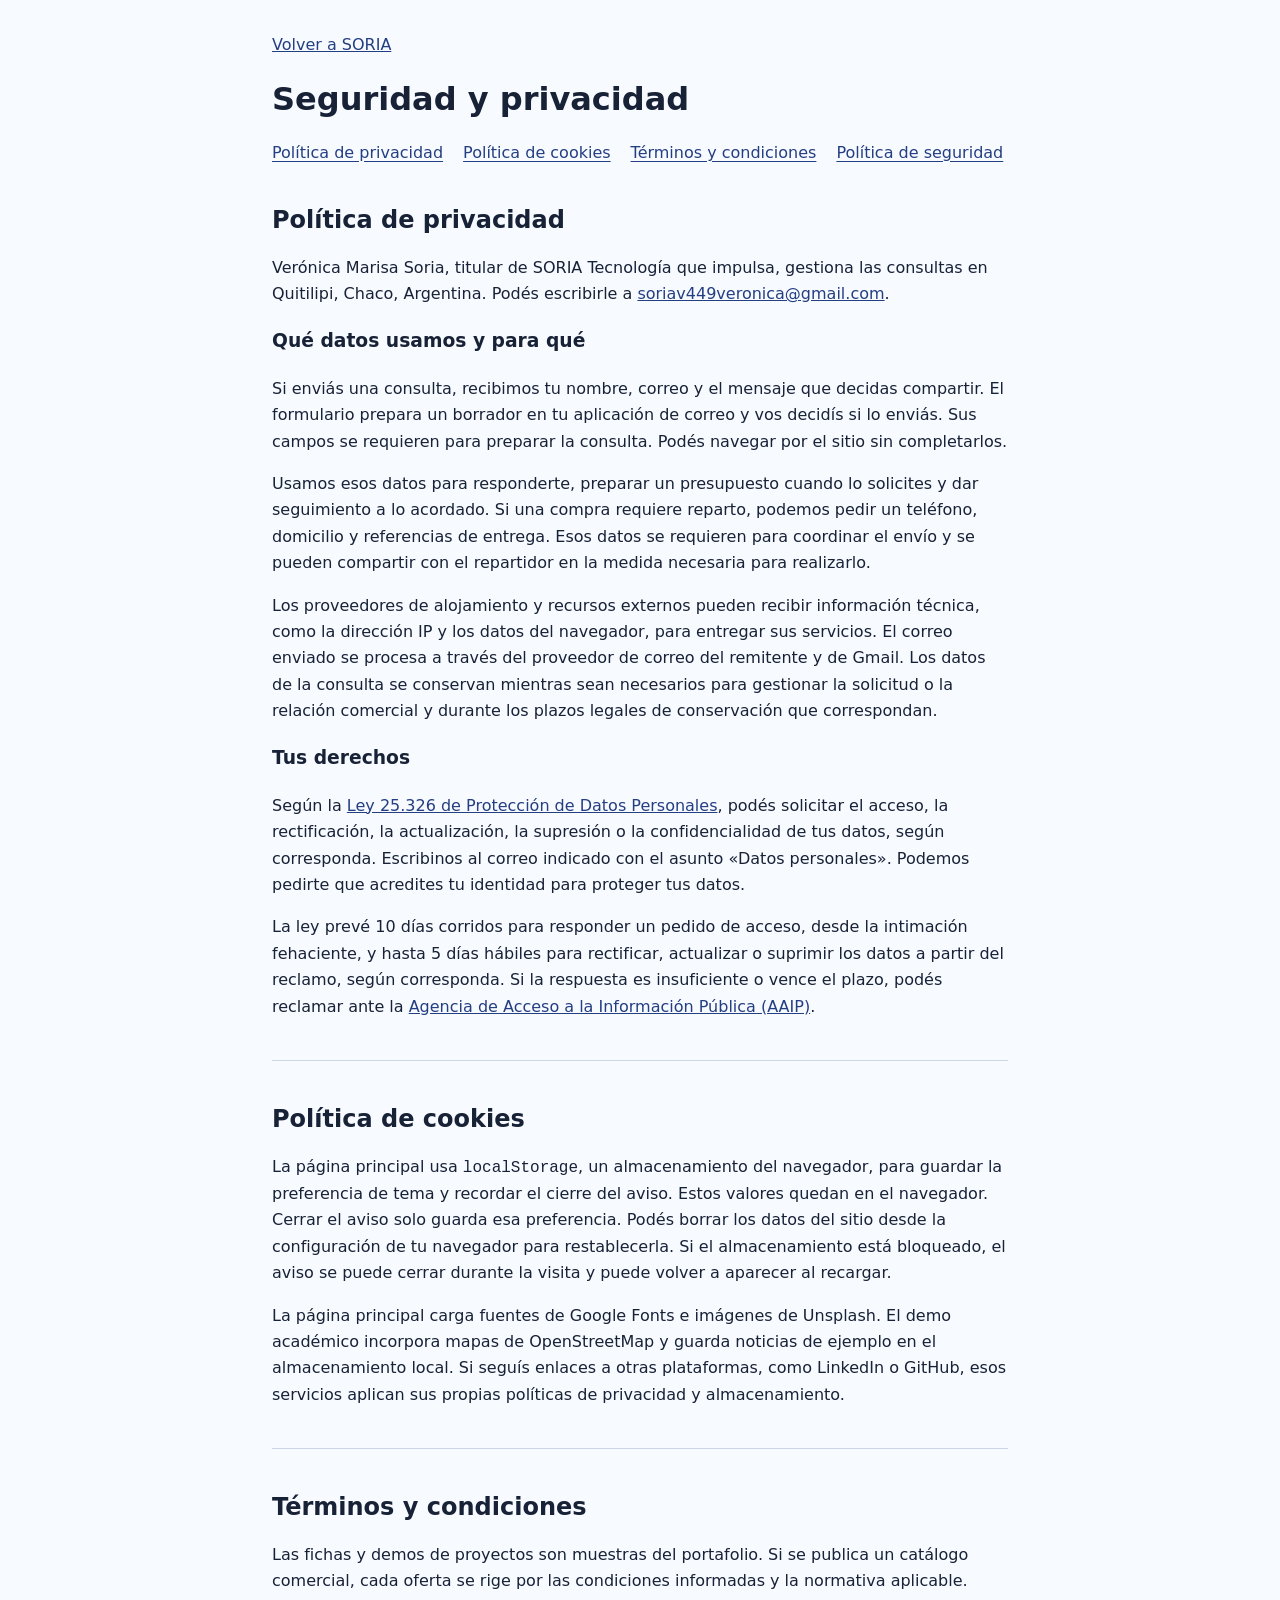
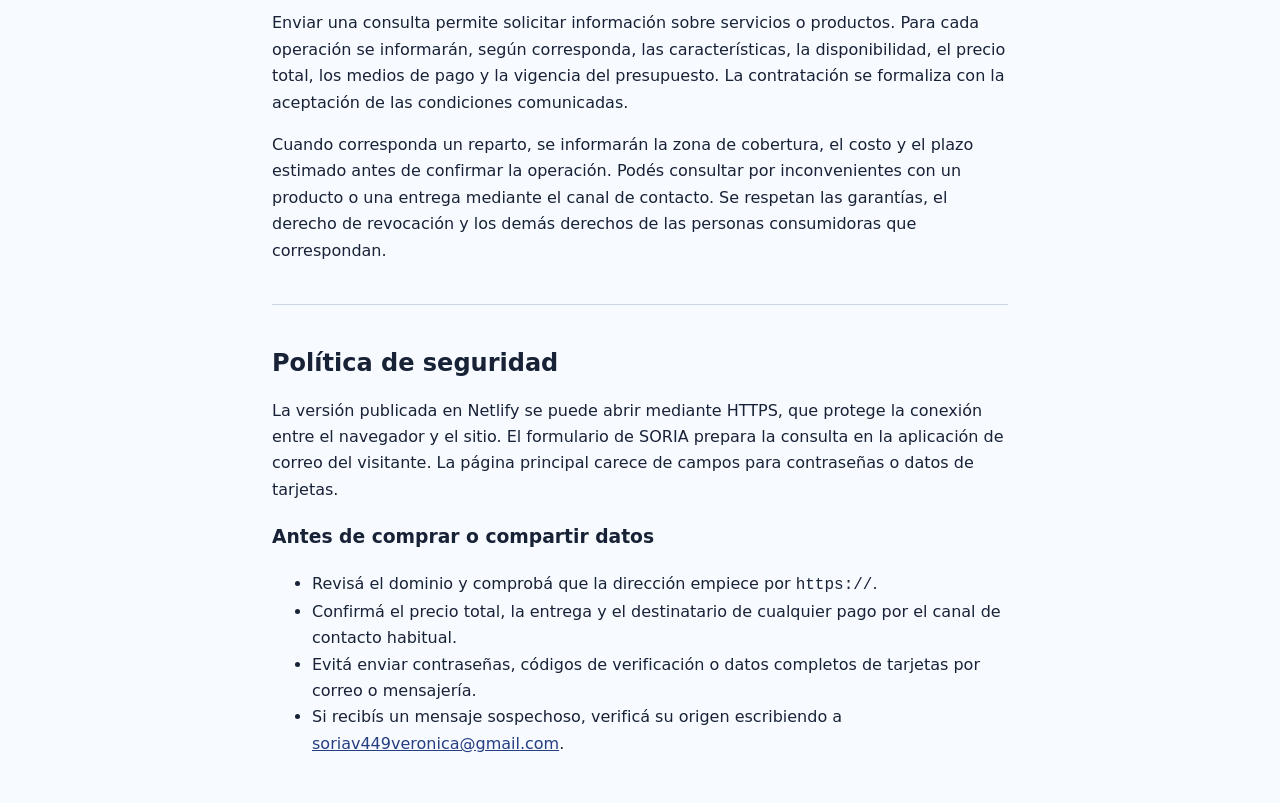
<file: html/politicas.html>
<!DOCTYPE html>
<html lang="es-AR">
<head>
  <meta charset="UTF-8">
  <meta name="viewport" content="width=device-width, initial-scale=1">
  <title>Seguridad y privacidad | SORIA</title>
  <link rel="icon" href="../assets/img/soria-isotipo-neon.png" type="image/png">
  <link rel="stylesheet" href="../css/politicas.css">
</head>
<body class="policy-page">
  <main class="policy-content">
    <a href="index.html#inicio">Volver a SORIA</a>
    <h1>Seguridad y privacidad</h1>
    <nav class="policy-links" aria-label="Políticas del sitio">
      <a href="#privacidad">Política de privacidad</a>
      <a href="#cookies">Política de cookies</a>
      <a href="#terminos">Términos y condiciones</a>
      <a href="#seguridad">Política de seguridad</a>
    </nav>

    <section id="privacidad" aria-labelledby="privacidad-titulo">
      <h2 id="privacidad-titulo">Política de privacidad</h2>
      <p>Verónica Marisa Soria, titular de SORIA Tecnología que impulsa, gestiona las consultas en Quitilipi, Chaco, Argentina. Podés escribirle a <a href="mailto:soriav449veronica@gmail.com">soriav449veronica@gmail.com</a>.</p>
      <h3>Qué datos usamos y para qué</h3>
      <p>Si enviás una consulta, recibimos tu nombre, correo y el mensaje que decidas compartir. El formulario prepara un borrador en tu aplicación de correo y vos decidís si lo enviás. Sus campos se requieren para preparar la consulta. Podés navegar por el sitio sin completarlos.</p>
      <p>Usamos esos datos para responderte, preparar un presupuesto cuando lo solicites y dar seguimiento a lo acordado. Si una compra requiere reparto, podemos pedir un teléfono, domicilio y referencias de entrega. Esos datos se requieren para coordinar el envío y se pueden compartir con el repartidor en la medida necesaria para realizarlo.</p>
      <p>Los proveedores de alojamiento y recursos externos pueden recibir información técnica, como la dirección IP y los datos del navegador, para entregar sus servicios. El correo enviado se procesa a través del proveedor de correo del remitente y de Gmail. Los datos de la consulta se conservan mientras sean necesarios para gestionar la solicitud o la relación comercial y durante los plazos legales de conservación que correspondan.</p>
      <h3>Tus derechos</h3>
      <p>Según la <a href="https://www.argentina.gob.ar/normativa/nacional/ley-25326-64790/actualizacion">Ley 25.326 de Protección de Datos Personales</a>, podés solicitar el acceso, la rectificación, la actualización, la supresión o la confidencialidad de tus datos, según corresponda. Escribinos al correo indicado con el asunto «Datos personales». Podemos pedirte que acredites tu identidad para proteger tus datos.</p>
      <p>La ley prevé 10 días corridos para responder un pedido de acceso, desde la intimación fehaciente, y hasta 5 días hábiles para rectificar, actualizar o suprimir los datos a partir del reclamo, según corresponda. Si la respuesta es insuficiente o vence el plazo, podés reclamar ante la <a href="https://www.argentina.gob.ar/aaip/datospersonales/derechos">Agencia de Acceso a la Información Pública (AAIP)</a>.</p>
    </section>

    <section id="cookies" aria-labelledby="cookies-titulo">
      <h2 id="cookies-titulo">Política de cookies</h2>
      <p>La página principal usa <code>localStorage</code>, un almacenamiento del navegador, para guardar la preferencia de tema y recordar el cierre del aviso. Estos valores quedan en el navegador. Cerrar el aviso solo guarda esa preferencia. Podés borrar los datos del sitio desde la configuración de tu navegador para restablecerla. Si el almacenamiento está bloqueado, el aviso se puede cerrar durante la visita y puede volver a aparecer al recargar.</p>
      <p>La página principal carga fuentes de Google Fonts e imágenes de Unsplash. El demo académico incorpora mapas de OpenStreetMap y guarda noticias de ejemplo en el almacenamiento local. Si seguís enlaces a otras plataformas, como LinkedIn o GitHub, esos servicios aplican sus propias políticas de privacidad y almacenamiento.</p>
    </section>

    <section id="terminos" aria-labelledby="terminos-titulo">
      <h2 id="terminos-titulo">Términos y condiciones</h2>
      <p>Las fichas y demos de proyectos son muestras del portafolio. Si se publica un catálogo comercial, cada oferta se rige por las condiciones informadas y la normativa aplicable.</p>
      <p>Enviar una consulta permite solicitar información sobre servicios o productos. Para cada operación se informarán, según corresponda, las características, la disponibilidad, el precio total, los medios de pago y la vigencia del presupuesto. La contratación se formaliza con la aceptación de las condiciones comunicadas.</p>
      <p>Cuando corresponda un reparto, se informarán la zona de cobertura, el costo y el plazo estimado antes de confirmar la operación. Podés consultar por inconvenientes con un producto o una entrega mediante el canal de contacto. Se respetan las garantías, el derecho de revocación y los demás derechos de las personas consumidoras que correspondan.</p>
    </section>

    <section id="seguridad" aria-labelledby="seguridad-titulo">
      <h2 id="seguridad-titulo">Política de seguridad</h2>
      <p>La versión publicada en Netlify se puede abrir mediante HTTPS, que protege la conexión entre el navegador y el sitio. El formulario de SORIA prepara la consulta en la aplicación de correo del visitante. La página principal carece de campos para contraseñas o datos de tarjetas.</p>
      <h3>Antes de comprar o compartir datos</h3>
      <ul>
        <li>Revisá el dominio y comprobá que la dirección empiece por <code>https://</code>.</li>
        <li>Confirmá el precio total, la entrega y el destinatario de cualquier pago por el canal de contacto habitual.</li>
        <li>Evitá enviar contraseñas, códigos de verificación o datos completos de tarjetas por correo o mensajería.</li>
        <li>Si recibís un mensaje sospechoso, verificá su origen escribiendo a <a href="mailto:soriav449veronica@gmail.com">soriav449veronica@gmail.com</a>.</li>
      </ul>
    </section>
  </main>
</body>
</html>
</file>
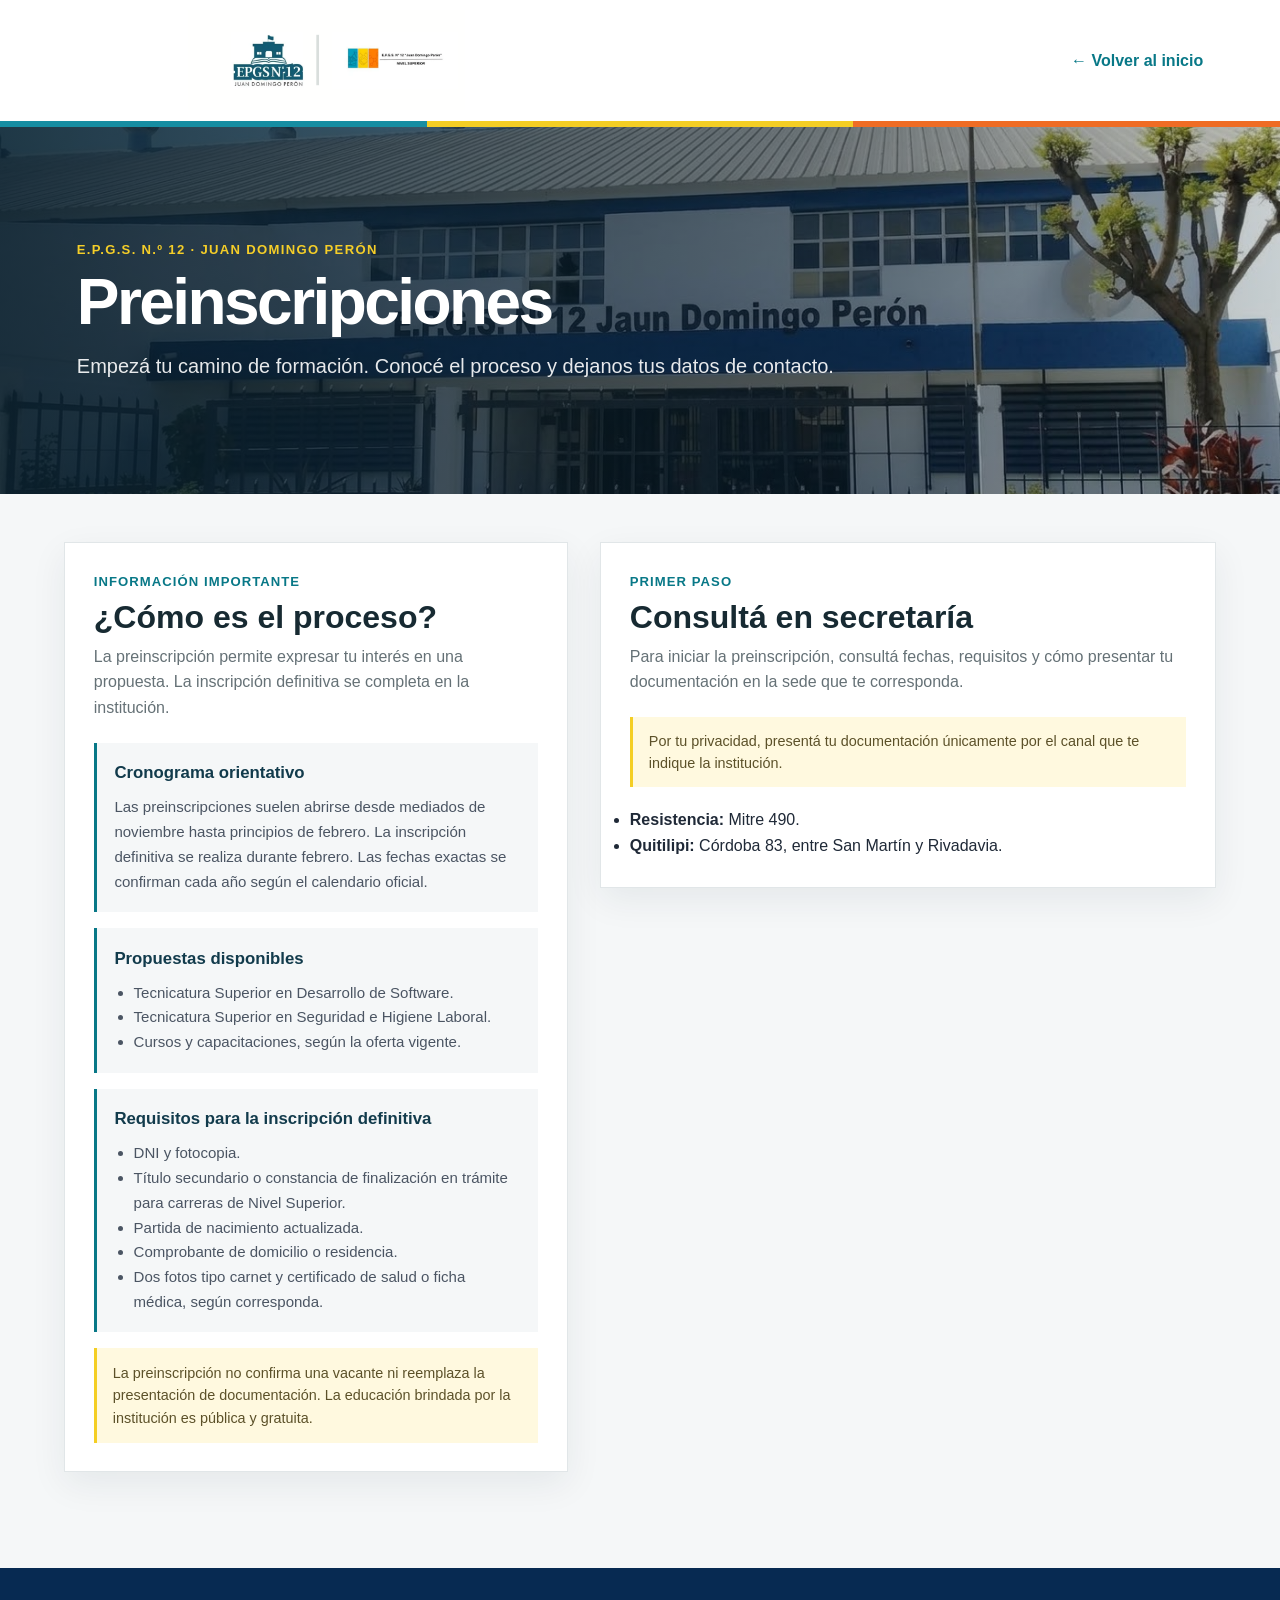
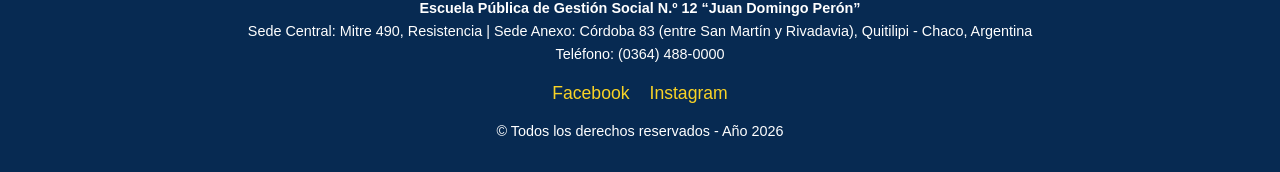
<file: html/academico/inscripciones.html>
<!DOCTYPE html>
<html lang="es">
<head>
    <meta charset="UTF-8">
    <meta name="viewport" content="width=device-width, initial-scale=1.0">
    <meta name="description" content="Información sobre la preinscripción de la E.P.G.S. N.º 12 Juan Domingo Perón.">
    <title>Preinscripciones | E.P.G.S. N.º 12</title>
    <link rel="stylesheet" href="styles.css">
</head>
<body class="pagina-inscripciones">
    <header class="inicio-cabecera">
    <a class="marca-institucional" href="index.html" aria-label="Inicio - E.P.G.S. N.º 12">
        <img src="logos%20.png" alt="E.P.G.S. N.º 12 Juan Domingo Perón y Nivel Superior">
    </a>
    <a class="page-back" href="index.html">← Volver al inicio</a>
</header>
<div class="franja-institucional" aria-hidden="true"></div>


    <main>
        <section class="inscripciones-portada" aria-labelledby="titulo-inscripciones">
            <div class="inscripciones-portada-contenido">
                <p class="inscripciones-etiqueta">E.P.G.S. N.º 12 · Juan Domingo Perón</p>
                <h1 id="titulo-inscripciones">Preinscripciones</h1>
                <p>Empezá tu camino de formación. Conocé el proceso y dejanos tus datos de contacto.</p>
            </div>
        </section>

        <div class="inscripciones-contenido">
            <section class="inscripciones-informacion" aria-labelledby="titulo-informacion">
                <div class="inscripciones-cabecera-seccion">
                    <p class="propuesta-etiqueta">Información importante</p>
                    <h2 id="titulo-informacion">¿Cómo es el proceso?</h2>
                    <p>La preinscripción permite expresar tu interés en una propuesta. La inscripción definitiva se completa en la institución.</p>
                </div>

                <div class="inscripciones-datos">
                    <article class="inscripciones-recuadro">
                        <h3>Cronograma orientativo</h3>
                        <p>Las preinscripciones suelen abrirse desde mediados de noviembre hasta principios de febrero. La inscripción definitiva se realiza durante febrero. Las fechas exactas se confirman cada año según el calendario oficial.</p>
                    </article>

                    <article class="inscripciones-recuadro">
                        <h3>Propuestas disponibles</h3>
                        <ul>
                            <li>Tecnicatura Superior en Desarrollo de Software.</li>
                            <li>Tecnicatura Superior en Seguridad e Higiene Laboral.</li>
                            <li>Cursos y capacitaciones, según la oferta vigente.</li>
                        </ul>
                    </article>

                    <article class="inscripciones-recuadro">
                        <h3>Requisitos para la inscripción definitiva</h3>
                        <ul>
                            <li>DNI y fotocopia.</li>
                            <li>Título secundario o constancia de finalización en trámite para carreras de Nivel Superior.</li>
                            <li>Partida de nacimiento actualizada.</li>
                            <li>Comprobante de domicilio o residencia.</li>
                            <li>Dos fotos tipo carnet y certificado de salud o ficha médica, según corresponda.</li>
                        </ul>
                    </article>

                    <p class="inscripciones-nota">La preinscripción no confirma una vacante ni reemplaza la presentación de documentación. La educación brindada por la institución es pública y gratuita.</p>
                </div>
            </section>

            <section class="inscripciones-formulario-seccion" aria-labelledby="titulo-consultas">
                <div class="inscripciones-cabecera-seccion">
                    <p class="propuesta-etiqueta">Primer paso</p>
                    <h2 id="titulo-consultas">Consultá en secretaría</h2>
                    <p>Para iniciar la preinscripción, consultá fechas, requisitos y cómo presentar tu documentación en la sede que te corresponda.</p>
                </div>

                <p class="inscripciones-aviso">Por tu privacidad, presentá tu documentación únicamente por el canal que te indique la institución.</p>
                <ul>
                    <li><strong>Resistencia:</strong> Mitre 490.</li>
                    <li><strong>Quitilipi:</strong> Córdoba 83, entre San Martín y Rivadavia.</li>
                </ul>
            </section>
        </div>
    </main>

    <footer class="pie-pagina">
    <strong>Escuela Pública de Gestión Social N.º 12 “Juan Domingo Perón”</strong><br>
    Sede Central: Mitre 490, Resistencia | Sede Anexo: Córdoba 83 (entre San Martín y Rivadavia), Quitilipi - Chaco, Argentina<br>
    Teléfono: (0364) 488-0000
    <div class="redes">
        <a href="#" target="_blank" rel="noopener noreferrer">Facebook</a>
        <a href="#" target="_blank" rel="noopener noreferrer">Instagram</a>
    </div>
    © Todos los derechos reservados - Año 2026
</footer>

</body>
</html>
</file>
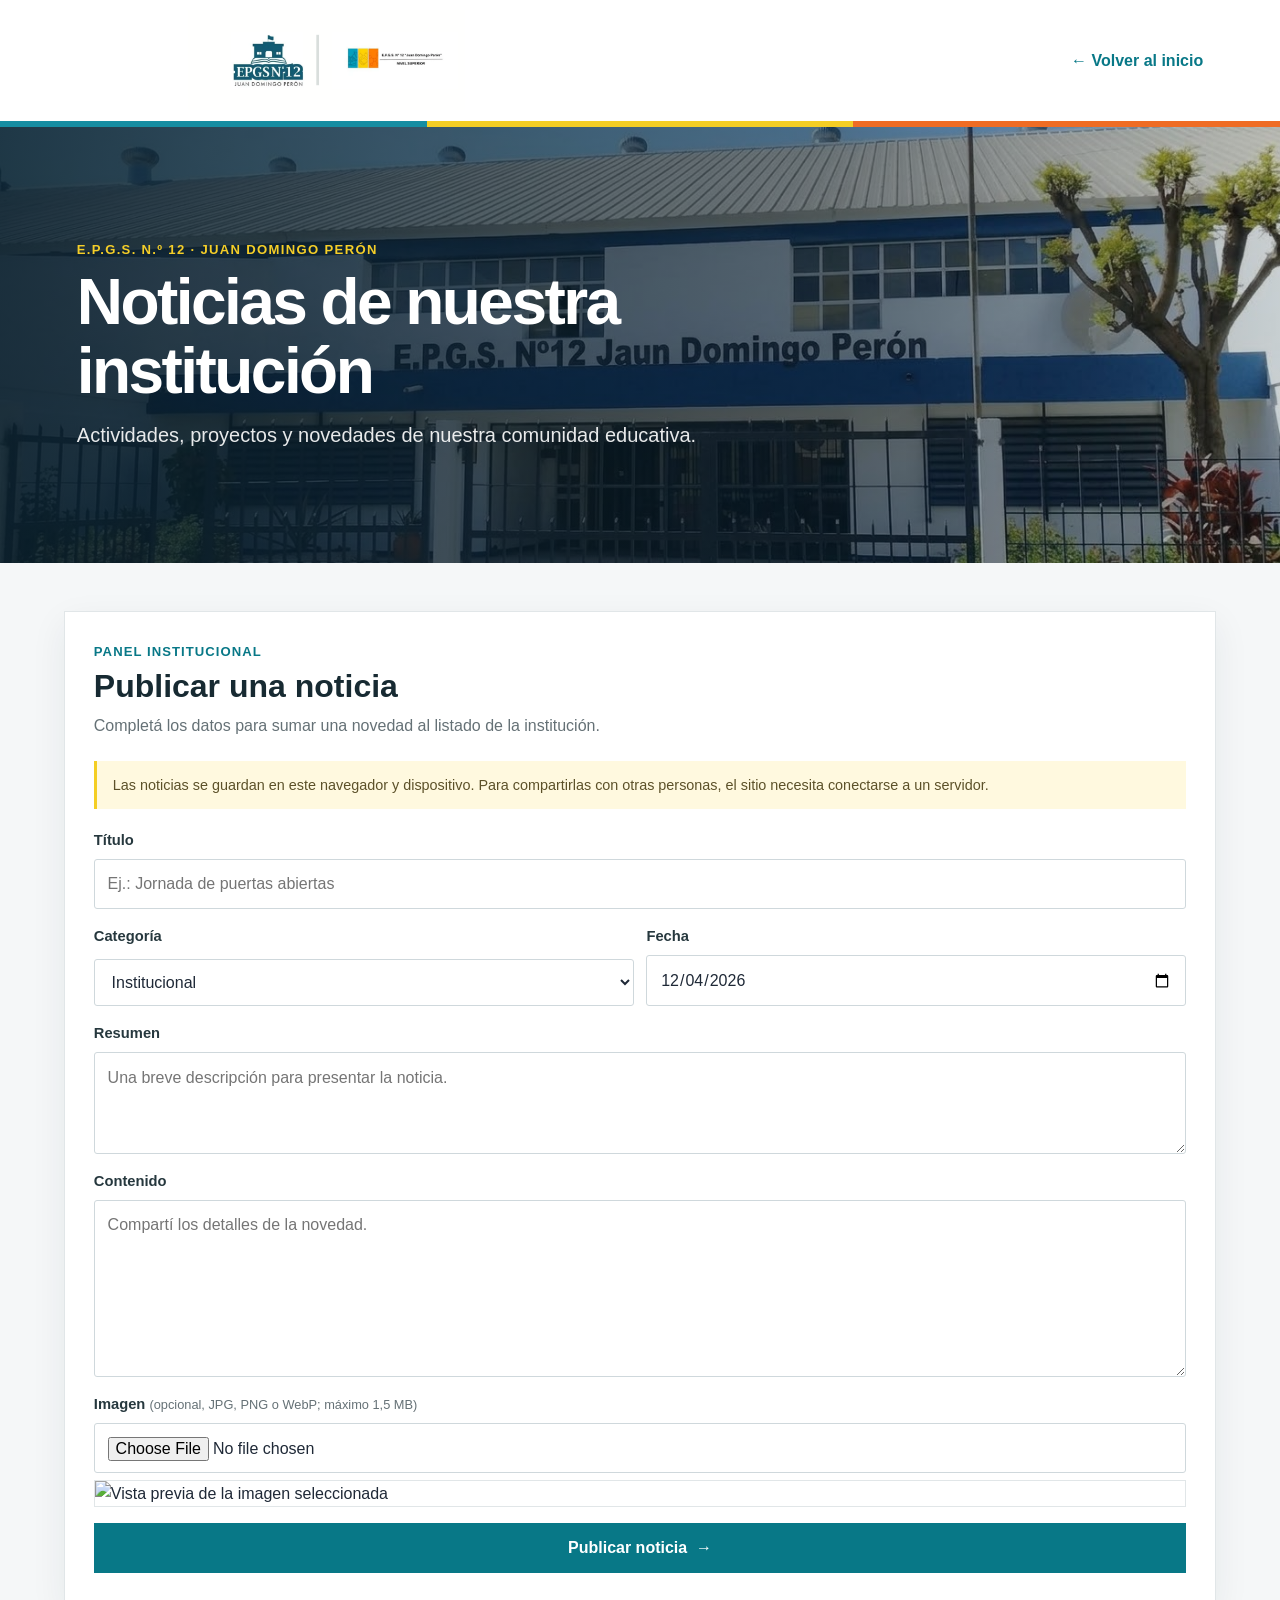
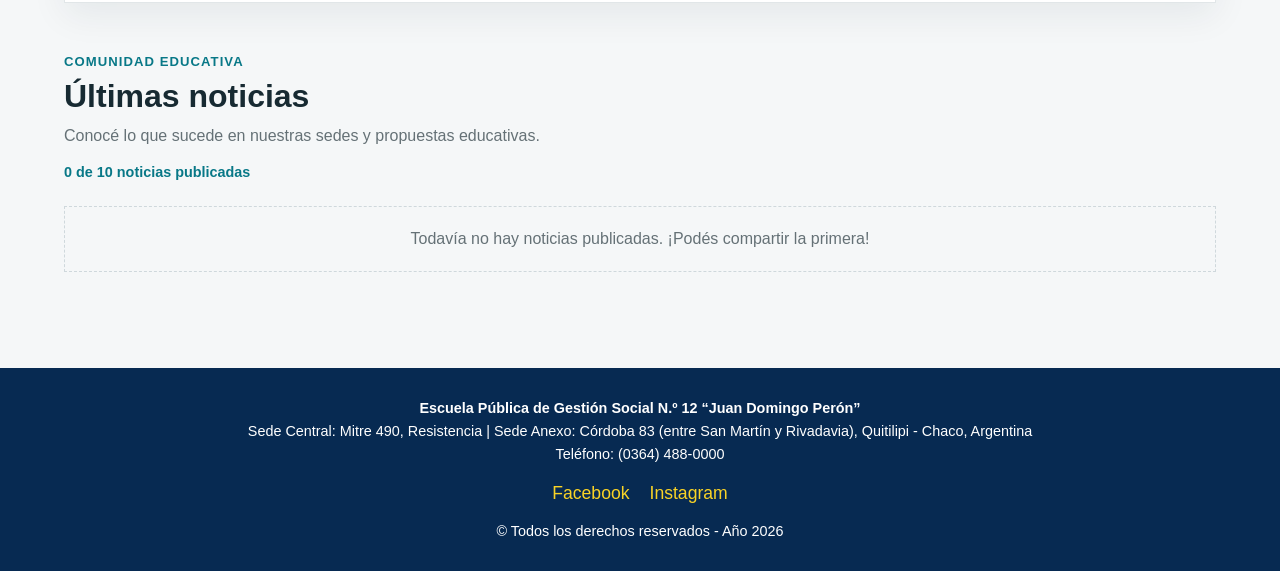
<file: html/academico/noticias.html>
<!DOCTYPE html>
<html lang="es">
<head>
    <meta charset="UTF-8">
    <meta name="viewport" content="width=device-width, initial-scale=1.0">
    <meta name="description" content="Novedades y noticias de la E.P.G.S. N.º 12 Juan Domingo Perón.">
    <title>Noticias | E.P.G.S. N.º 12</title>
    <link rel="stylesheet" href="styles.css">
</head>
<body class="pagina-noticias">
    <header class="inicio-cabecera">
    <a class="marca-institucional" href="index.html" aria-label="Inicio - E.P.G.S. N.º 12">
        <img src="logos%20.png" alt="E.P.G.S. N.º 12 Juan Domingo Perón y Nivel Superior">
    </a>
    <a class="page-back" href="index.html">← Volver al inicio</a>
</header>
<div class="franja-institucional" aria-hidden="true"></div>


    <main>
        <section class="noticias-portada" aria-labelledby="titulo-noticias">
            <div class="noticias-portada-contenido">
                <p class="noticias-etiqueta">E.P.G.S. N.º 12 · Juan Domingo Perón</p>
                <h1 id="titulo-noticias">Noticias de nuestra institución</h1>
                <p>Actividades, proyectos y novedades de nuestra comunidad educativa.</p>
            </div>
        </section>

        <div class="noticias-contenido">
            <section class="noticias-editor" aria-labelledby="titulo-publicar">
                <div class="noticias-seccion-cabecera">
                    <p class="propuesta-etiqueta">Panel institucional</p>
                    <h2 id="titulo-publicar">Publicar una noticia</h2>
                    <p>Completá los datos para sumar una novedad al listado de la institución.</p>
                </div>

                <p class="noticias-aviso">Las noticias se guardan en este navegador y dispositivo. Para compartirlas con otras personas, el sitio necesita conectarse a un servidor.</p>

                <form id="formularioNoticia" class="noticias-formulario">
                    <div class="noticias-campo">
                        <label for="tituloNoticia">Título</label>
                        <input id="tituloNoticia" name="titulo" type="text" maxlength="100" required placeholder="Ej.: Jornada de puertas abiertas">
                    </div>

                    <div class="noticias-campos-fila">
                        <div class="noticias-campo">
                            <label for="categoriaNoticia">Categoría</label>
                            <select id="categoriaNoticia" name="categoria" required>
                                <option value="Institucional">Institucional</option>
                                <option value="Nivel Superior">Nivel Superior</option>
                                <option value="Cursos">Cursos</option>
                                <option value="Comunidad">Comunidad</option>
                            </select>
                        </div>
                        <div class="noticias-campo">
                            <label for="fechaNoticia">Fecha</label>
                            <input id="fechaNoticia" name="fecha" type="date" required>
                        </div>
                    </div>

                    <div class="noticias-campo">
                        <label for="resumenNoticia">Resumen</label>
                        <textarea id="resumenNoticia" name="resumen" rows="3" maxlength="220" required placeholder="Una breve descripción para presentar la noticia."></textarea>
                    </div>

                    <div class="noticias-campo">
                        <label for="contenidoNoticia">Contenido</label>
                        <textarea id="contenidoNoticia" name="contenido" rows="6" maxlength="3000" required placeholder="Compartí los detalles de la novedad."></textarea>
                    </div>

                    <div class="noticias-campo">
                        <label for="imagenNoticia">Imagen <span>(opcional, JPG, PNG o WebP; máximo 1,5 MB)</span></label>
                        <input id="imagenNoticia" name="imagen" type="file" accept="image/jpeg,image/png,image/webp">
                        <img id="vistaPreviaNoticia" class="noticias-vista-previa" alt="Vista previa de la imagen seleccionada" hidden>
                    </div>

                    <p id="estadoFormularioNoticia" class="noticias-estado" role="status" aria-live="polite"></p>
                    <button class="noticias-boton-publicar" type="submit">Publicar noticia <span aria-hidden="true">→</span></button>
                </form>
            </section>

            <section class="noticias-listado" aria-labelledby="titulo-listado">
                <div class="noticias-seccion-cabecera">
                    <p class="propuesta-etiqueta">Comunidad educativa</p>
                    <h2 id="titulo-listado">Últimas noticias</h2>
                    <p>Conocé lo que sucede en nuestras sedes y propuestas educativas.</p>
                    <p id="contadorNoticias" class="noticias-contador" aria-live="polite"></p>
                </div>
                <div id="listadoNoticias" class="noticias-tarjetas" aria-live="polite">
                    <p class="noticias-vacio">Todavía no hay noticias publicadas. ¡Podés compartir la primera!</p>
                </div>
            </section>
        </div>
    </main>

    <footer class="pie-pagina">
    <strong>Escuela Pública de Gestión Social N.º 12 “Juan Domingo Perón”</strong><br>
    Sede Central: Mitre 490, Resistencia | Sede Anexo: Córdoba 83 (entre San Martín y Rivadavia), Quitilipi - Chaco, Argentina<br>
    Teléfono: (0364) 488-0000
    <div class="redes">
        <a href="#" target="_blank" rel="noopener noreferrer">Facebook</a>
        <a href="#" target="_blank" rel="noopener noreferrer">Instagram</a>
    </div>
    © Todos los derechos reservados - Año 2026
</footer>


    <script src="noticias.js"></script>
</body>
</html>
</file>
<file: html/academico/styles.css>
:root {
    --azul-institucional: #0A3D74;
    --azul-titulos: #072A52;
    --azul-acento: #0072BB;
    --azul-texto: #007A99;
    --amarillo-acento: #F9D326;
    --naranja-acento: #F26C23;
    --texto-oscuro: #1F2937;
    --texto-claro: #4B5563;
    --borde-suave: #E5E7EB;
    --fondo-blanco: #FFFFFF;
    --fondo-tarjeta: #F9FAFB;
    --sombra-suave: 0 2px 8px rgba(0,0,0,0.08);
    --transicion: all 0.3s ease;
}

* {
    margin: 0;
    padding: 0;
    box-sizing: border-box;
    font-family: 'Segoe UI', Roboto, sans-serif;
}

body {
    margin: 0;
    background: var(--fondo-tarjeta);
    color: var(--texto-oscuro);
    line-height: 1.6;
}

.pantalla { 
    display: none; 
    opacity: 0;
    transition: opacity 0.4s ease;
}
.pantalla.activa { 
    display: block; 
    opacity: 1;
}

.cabecera {
    display: flex;
    justify-content: space-between;
    align-items: center;
    padding: 1rem 5%;
    background: var(--fondo-blanco);
    border-bottom: 3px solid var(--azul-institucional);
}

.logo-texto {
    display: flex;
    align-items: center;
    gap: 0.8rem;
}

.logo {
    width: 100px;
    height: 80px;
    display: flex;
    gap: 2px;
}
.bloque {
    flex: 1;
    display: flex;
    align-items: center;
    justify-content: center;
}
.bloque:nth-child(1) { background: var(--azul-acento); }
.bloque:nth-child(2) { background: var(--amarillo-acento); }
.bloque:nth-child(3) { background: var(--naranja-acento); }

.simbolo {
    width: 65%;
    height: 65%;
    border: 2px solid rgba(255,255,255,0.9);
}
.simbolo.libro { border-radius: 2px; position: relative; }
.simbolo.libro::after {
    content: ''; position: absolute;
    width: 100%; height: 2px;
    top: 50%; left: 0;
    background: rgba(255,255,255,0.9);
    transform: translateY(-50%);
}
.simbolo.manos { clip-path: polygon(0 30%, 100% 0, 100% 70%, 50% 100%, 0 70%); }
.simbolo.nodos { border-radius: 50%; position: relative; }
.simbolo.nodos::before, .simbolo.nodos::after {
    content: ''; position: absolute;
    width: 7px; height: 7px;
    background: rgba(255,255,255,0.9);
    border-radius: 50%;
}
.simbolo.nodos::before { top: 12%; left: 12%; }
.simbolo.nodos::after { bottom: 12%; right: 12%; }

.nombre-escuela {
    font-size: 0.9rem;
    line-height: 1.3;
    font-weight: 700;
    color: var(--azul-titulos);
}

.menu-hamburguesa { 
    font-size: 1.8rem;
    color: var(--azul-titulos);
    cursor: pointer;
    transition: var(--transicion);
}
.menu-hamburguesa:hover { color: var(--naranja-acento); }

.check {
    color: #16A34A;
    font-weight: bold;
    margin-right: 0.3rem;
}

.contenido-interno {
    padding: 2rem 5%;
    background: var(--fondo-blanco);
    min-height: 65vh;
    max-width: 900px;
    margin: 0 auto;
}
.volver {
    color: var(--azul-texto);
    font-weight: 600;
    cursor: pointer;
    display: inline-flex;
    align-items: center;
    gap: 0.3rem;
    margin-bottom: 1.3rem;
    transition: var(--transicion);
    text-decoration: none;
}
.volver:hover { color: var(--naranja-acento); gap: 0.5rem; }
.contenido-interno h2 {
    color: var(--azul-titulos);
    border-bottom: 2px solid var(--borde-suave);
    padding-bottom: 0.6rem;
    margin-bottom: 1.4rem;
    font-size: 1.5rem;
}
.contenido-interno h3 {
    color: var(--azul-texto);
    margin: 1.3rem 0 0.7rem;
    font-size: 1.15rem;
    font-weight: 700;
}
.recuadro {
    background: var(--fondo-tarjeta);
    padding: 1.3rem;
    border-left: 3px solid var(--azul-acento);
    border-radius: 0 6px 6px 0;
    margin: 1.2rem 0;
}
.contenido-interno p, .contenido-interno li {
    color: var(--texto-claro);
    line-height: 1.7;
    margin-bottom: 0.6rem;
    font-size: 0.98rem;
}
.contenido-interno ul { margin-left: 1.5rem; }
.contenido-interno strong { color: var(--texto-oscuro); }

.pie-pagina {
    background: var(--azul-titulos);
    color: white;
    padding: 1.8rem 5%;
    text-align: center;
    font-size: 0.9rem;
    line-height: 1.6;
    margin-top: 2rem;
}
.pie-pagina .redes {
    margin: 0.8rem 0;
}
.pie-pagina .redes a {
    color: var(--amarillo-acento);
    margin: 0 0.5rem;
    font-size: 1.1rem;
    text-decoration: none;
    transition: var(--transicion);
}
.pie-pagina .redes a:hover { color: var(--naranja-acento); }

/* Portada de inicio */
.inicio-cabecera {
    min-height: 94px;
    display: flex;
    align-items: center;
    justify-content: space-between;
    gap: 2rem;
    padding: 0.65rem clamp(1.25rem, 6vw, 6rem);
    background: #fff;
    position: relative;
    z-index: 5;
}
.marca-institucional { display: flex; align-items: center; flex: 0 0 auto; }
.marca-institucional img { width: min(500px, 54vw); height: 100px; object-fit: contain; }
.inicio-cabecera .menu-hamburguesa { display: none; border: 0; background: none; }
.franja-institucional { height: 6px; background: linear-gradient(90deg, #168da2 0 33.33%, #f4ce24 33.33% 66.66%, #ef6c24 66.66%); }
.portada-colegio {
    min-height: min(620px, 70vh);
    min-height: clamp(480px, 66vh, 650px);
    display: flex;
    flex-direction: column;
    justify-content: center;
    position: relative;
    isolation: isolate;
    color: #fff;
    background: #183b50 url("frente%20del%20colegio%20n12.jpg") center 48% / cover no-repeat;
}
.portada-colegio::before { content: ""; position: absolute; inset: 0; z-index: -1; background: linear-gradient(90deg, rgba(9, 31, 45, .84) 0%, rgba(9, 31, 45, .68) 43%, rgba(9, 31, 45, .12) 100%), linear-gradient(0deg, rgba(7, 26, 39, .34), transparent 35%); }
.portada-contenido { width: min(1180px, 88%); margin: 0 auto; padding: 4.5rem 0 5rem; }
.portada-ubicacion { color: #d8f4f5; font-weight: 650; letter-spacing: .025em; margin-bottom: 1.1rem; }
.portada-ubicacion span { color: #f5ce28; padding: 0 .25rem; }
.portada-colegio h1 { max-width: 850px; font-size: clamp(2.6rem, 5.4vw, 4.9rem); line-height: 1.04; letter-spacing: -.045em; font-weight: 760; }
.portada-colegio h1 span { font-weight: 680; }
.portada-bajada { margin-top: 1.35rem; color: rgba(255,255,255,.9); font-size: clamp(1.1rem, 2vw, 1.4rem); line-height: 1.55; }
.portada-pie { position: absolute; right: 6%; bottom: 1.25rem; color: rgba(255,255,255,.88); font-size: .85rem; letter-spacing: .04em; }
.propuestas-inicio { width: min(1180px, 88%); margin: -1px auto 4rem; display: grid; grid-template-columns: repeat(2, minmax(0,1fr)); gap: 1.25rem; position: relative; z-index: 1; padding-top: 2.7rem; }
.propuesta-card { min-height: 220px; display: flex; align-items: flex-start; gap: 1.2rem; padding: 1.8rem; border: 1px solid #e1e6e8; background: #fff; box-shadow: 0 12px 34px rgba(20, 47, 59, .07); }
.propuesta-sello { flex: 0 0 54px; height: 54px; display: grid; place-items: center; color: #fff; font-size: 1.05rem; font-weight: 850; letter-spacing: -.04em; }
.sello-superior { background: #12869a; }
.sello-cursos { background: #e97426; font-size: 2rem; }
.propuesta-texto { max-width: 420px; }
.propuesta-etiqueta { color: #087887; font-size: .82rem; font-weight: 800; letter-spacing: .08em; text-transform: uppercase; margin-bottom: .35rem; }
.propuesta-card h2 { color: #172a32; font-size: 1.45rem; line-height: 1.25; }
.propuesta-card p:not(.propuesta-etiqueta) { color: #657176; margin: .6rem 0 .9rem; }
.propuesta-card button, .propuesta-card .propuesta-accion { border: 0; padding: 0; background: none; color: #087887; font: inherit; font-weight: 750; cursor: pointer; text-decoration: none; }
.propuesta-card button span, .propuesta-card .propuesta-accion span { padding-left: .3rem; font-size: 1.2rem; }
.propuesta-card button:hover, .propuesta-card .propuesta-accion:hover { color: #e97426; }
@media (max-width: 1050px) {
    .inicio-cabecera { gap: 1rem; }
    .marca-institucional img { width: 190px; }
}
@media (max-width: 760px) {
    .inicio-cabecera { min-height: 76px; padding: .4rem 1.1rem; }
    .marca-institucional img { width: 180px; height: 60px; }
    .inicio-cabecera .menu-hamburguesa { display: block; font-size: 1.9rem; padding: .15rem .35rem; }
    .portada-colegio { min-height: 530px; min-height: min(660px, 70svh); background-position: 58% center; }
    .portada-colegio::before { background: linear-gradient(90deg, rgba(9, 31, 45, .78), rgba(9, 31, 45, .37)), linear-gradient(0deg, rgba(7, 26, 39, .36), transparent 55%); }
    .portada-contenido { width: calc(100% - 2.5rem); padding: 3rem 0 5rem; }
    .portada-colegio h1 { font-size: clamp(2.45rem, 10vw, 4rem); }
    .portada-pie { left: 1.25rem; right: auto; font-size: .74rem; }
    .propuestas-inicio { width: calc(100% - 2rem); grid-template-columns: 1fr; gap: .9rem; padding-top: 1.2rem; margin-bottom: 2rem; }
    .propuesta-card { min-height: auto; padding: 1.3rem; }
}
@media (prefers-reduced-motion: reduce) {
    .propuesta-card button, .propuesta-card .propuesta-accion { transition: none; }
}
/* Menú lateral, carrusel y botones de la portada */
.boton-institucion { display: inline-flex; align-items: center; gap: .75rem; padding: .75rem 0 .75rem 1rem; border: 0; background: transparent; color: #26383e; font: inherit; font-weight: 700; cursor: pointer; }
.boton-institucion span { color: #087887; font-size: 1.25rem; }
.menu-institucion { position: fixed; z-index: 1002; top: 0; right: 0; bottom: 0; width: min(380px, 88vw); display: flex; flex-direction: column; gap: .35rem; padding: 5rem 2rem 2rem; background: rgba(12, 45, 57, .83); color: white; border-left: 1px solid rgba(255,255,255,.28); box-shadow: -18px 0 45px rgba(8, 25, 33, .2); backdrop-filter: blur(16px); -webkit-backdrop-filter: blur(16px); transform: translateX(105%); opacity: 0; visibility: hidden; transition: transform .38s ease, opacity .3s ease, visibility .38s; }
.menu-institucion.abierto { transform: translateX(0); opacity: 1; visibility: visible; }
.menu-institucion .cerrar-menu { position: absolute; top: 1.1rem; right: 1.4rem; border: 0; background: transparent; color: white; font-size: 2.1rem; cursor: pointer; }
.menu-institucion .menu-titulo { margin-bottom: .6rem; color: #f4d12c; font-size: .8rem; letter-spacing: .12em; font-weight: 800; text-transform: uppercase; }
.menu-institucion a { padding: .9rem 0; border-bottom: 1px solid rgba(255,255,255,.2); color: white; text-decoration: none; font-size: 1.15rem; font-weight: 650; transition: color .2s, padding .2s; }
.menu-institucion a:hover { padding-left: .4rem; color: #f4d12c; }
.menu-cortina { display: none; position: fixed; z-index: 1001; inset: 0; width: 100%; height: 100%; border: 0; background: rgba(8, 24, 31, .24); backdrop-filter: blur(2px); }
.menu-cortina.activa { display: block; }
.portada-colegio { overflow: hidden; background-image: none; }
.portada-carrusel { position: absolute; z-index: -2; inset: 0; width: 300%; display: flex; animation: portada-desliza 21s ease-in-out infinite; }
.portada-imagen { flex: 0 0 33.333333%; height: 100%; background-size: cover; background-position: center 48%; }
.portada-imagen-uno, .portada-imagen-tres { background-image: url("frente%20del%20colegio%20n12.jpg"); }
.portada-imagen-dos { background-image: url("COLE.png"); background-position: center 52%; }
@keyframes portada-desliza {
    0%, 8% { transform: translateX(0); }
    42%, 54% { transform: translateX(-33.333333%); }
    88%, 100% { transform: translateX(-66.666667%); }
}
.propuesta-card { align-items: stretch; }
.propuesta-texto { display: flex; flex-direction: column; align-items: flex-start; }
.propuesta-card button, .propuesta-card .propuesta-accion { margin-top: auto; display: inline-flex; align-items: center; justify-content: center; min-height: 44px; padding: .7rem 1rem; background: #087887; color: #fff; border-radius: 3px; }
.propuesta-card button:hover, .propuesta-card .propuesta-accion:hover { background: #075c69; color: #fff; }
@media (prefers-reduced-motion: reduce) {
    .portada-carrusel { animation: none; }
    .menu-institucion { transition: none; }
}.menu-institucion { transition: transform .38s ease, opacity .3s ease, visibility 0s linear .38s; }
.menu-institucion.abierto { transition-delay: 0s; }
.contenido-interno > button.volver { border: 0; padding: 0; background: transparent; font: inherit; cursor: pointer; }
.continuara { min-height: 45vh; display: grid; place-items: center; color: var(--azul-titulos); font-size: clamp(2rem, 6vw, 4rem); font-weight: 800; letter-spacing: .04em; text-align: center; }

/* Página de noticias */
.pagina-noticias { background: #f5f7f8; }
.page-back { color: #087887; font-weight: 750; text-decoration: none; }
.page-back:hover { color: #e97426; }
.noticias-portada { position: relative; isolation: isolate; overflow: hidden; background: #123b4c url("frente%20del%20colegio%20n12.jpg") center 48% / cover no-repeat; color: #fff; }
.noticias-portada::before { content: ""; position: absolute; z-index: -1; inset: 0; background: linear-gradient(90deg, rgba(9, 31, 45, .88), rgba(9, 31, 45, .55) 65%, rgba(9, 31, 45, .2)); }
.noticias-portada-contenido { width: min(1180px, 88%); margin: 0 auto; padding: clamp(3.5rem, 9vw, 7rem) 0; }
.noticias-portada h1 { max-width: 800px; margin: .5rem 0 .8rem; font-size: clamp(2.4rem, 5vw, 4.3rem); line-height: 1.08; letter-spacing: -.04em; }
.noticias-portada-contenido > p:last-child { color: rgba(255,255,255,.9); font-size: clamp(1rem, 2vw, 1.25rem); }
.noticias-etiqueta { color: #f5ce28; font-size: .82rem; font-weight: 800; letter-spacing: .1em; text-transform: uppercase; }
.noticias-contenido { width: min(1180px, 90%); margin: 0 auto; padding: 3rem 0 4rem; display: grid; grid-template-columns: minmax(0, 1fr); align-items: start; gap: 2.5rem; }
.noticias-editor, .noticias-listado { min-width: 0; }
.noticias-editor { padding: 1.8rem; border: 1px solid #e1e6e8; background: #fff; box-shadow: 0 12px 34px rgba(20, 47, 59, .07); }
.noticias-seccion-cabecera { margin-bottom: 1.4rem; }
.noticias-seccion-cabecera h2 { margin: .2rem 0 .45rem; color: #172a32; font-size: clamp(1.5rem, 3vw, 2rem); line-height: 1.2; }
.noticias-seccion-cabecera > p:nth-of-type(2) { color: #657176; }
.noticias-contador { margin-top: .75rem; color: #087887; font-size: .9rem; font-weight: 750; }
.noticias-aviso { margin: 1rem 0 1.25rem; padding: .8rem 1rem; border-left: 3px solid #f4ce24; background: #fff9df; color: #5c5129; font-size: .9rem; line-height: 1.55; }
.noticias-formulario { display: grid; gap: 1rem; }
.noticias-campo { display: grid; gap: .4rem; }
.noticias-campo label { color: #26383e; font-weight: 700; font-size: .92rem; }
.noticias-campo label span { color: #657176; font-size: .8rem; font-weight: 400; }
.noticias-campo input, .noticias-campo select, .noticias-campo textarea { width: 100%; min-height: 44px; padding: .7rem .8rem; border: 1px solid #cfd8dc; border-radius: 3px; background: #fff; color: #1f2937; font: inherit; }
.noticias-campo textarea { min-height: auto; resize: vertical; }
.noticias-campo input:focus, .noticias-campo select:focus, .noticias-campo textarea:focus { outline: 3px solid rgba(8, 120, 135, .18); border-color: #087887; }
.noticias-campos-fila { display: grid; grid-template-columns: 1fr 1fr; gap: .8rem; }
.noticias-vista-previa { display: block; max-width: 100%; max-height: 240px; object-fit: cover; border: 1px solid #e1e6e8; }
.noticias-estado { min-height: 1.4rem; color: #a52a24; font-size: .9rem; }
.noticias-estado:empty { display: none; }
.noticias-boton-publicar { display: inline-flex; align-items: center; justify-content: center; gap: .55rem; min-height: 48px; padding: .75rem 1rem; border: 0; background: #087887; color: #fff; font: inherit; font-weight: 750; cursor: pointer; transition: background .2s ease; }
.noticias-boton-publicar:hover { background: #075c69; }
.noticias-boton-publicar:disabled { background: #87979b; cursor: not-allowed; }
.noticias-boton-publicar:focus-visible, .noticia-eliminar:focus-visible { outline: 3px solid #f4ce24; outline-offset: 2px; }
.noticias-listado { padding-top: .5rem; }
.noticias-tarjetas { display: grid; grid-template-columns: minmax(0, 1fr); gap: 1rem; }
.noticias-vacio { padding: 1.2rem; border: 1px dashed #cfd8dc; color: #657176; text-align: center; }
.noticia-tarjeta { overflow: hidden; border: 1px solid #e1e6e8; background: #fff; box-shadow: 0 8px 24px rgba(20, 47, 59, .05); }
.noticia-imagen { display: block; width: 100%; height: auto; object-fit: contain; background: #e9eff1; }
.noticia-cuerpo { padding: 1.25rem; }
.noticia-meta { display: flex; flex-wrap: wrap; align-items: center; gap: .5rem .8rem; margin-bottom: .65rem; color: #657176; font-size: .82rem; }
.noticia-categoria { padding: .2rem .55rem; background: #e7f4f5; color: #087887; font-weight: 750; }
.noticia-tarjeta h3 { margin: 0 0 .5rem; color: #172a32; font-size: 1.35rem; line-height: 1.3; }
.noticia-resumen { margin-bottom: .65rem; color: #34434a; font-weight: 650; }
.noticia-contenido { color: #657176; white-space: pre-wrap; overflow-wrap: anywhere; }
.noticia-eliminar { margin-top: 1rem; padding: .45rem .7rem; border: 1px solid #e1b9b6; background: #fff; color: #a52a24; font: inherit; font-size: .88rem; font-weight: 700; cursor: pointer; }
.noticia-eliminar:hover { background: #fff3f2; }
@media (max-width: 800px) {
    .noticias-contenido { grid-template-columns: 1fr; gap: 2.5rem; }
    .noticias-listado { padding-top: 0; }
}
@media (max-width: 600px) {
    .pagina-noticias .inicio-cabecera { min-height: 76px; padding: .4rem 1.1rem; }
    .pagina-noticias .marca-institucional img { width: 180px; height: 60px; }
    .page-back { font-size: .88rem; }
    .noticias-portada-contenido { width: calc(100% - 2.5rem); }
    .noticias-contenido { width: calc(100% - 2rem); padding: 2rem 0 3rem; }
    .noticias-editor { padding: 1.2rem; }
    .noticias-campos-fila { grid-template-columns: 1fr; }
}
@media (prefers-reduced-motion: reduce) {
    .noticias-boton-publicar { transition: none; }
}

/* Página de preinscripciones */
.pagina-inscripciones { background: #f5f7f8; }
.inscripciones-portada { position: relative; isolation: isolate; overflow: hidden; background: #123b4c url("frente%20del%20colegio%20n12.jpg") center 48% / cover no-repeat; color: #fff; }
.inscripciones-portada::before { content: ""; position: absolute; z-index: -1; inset: 0; background: linear-gradient(90deg, rgba(9, 31, 45, .88), rgba(9, 31, 45, .55) 65%, rgba(9, 31, 45, .2)); }
.inscripciones-portada-contenido { width: min(1180px, 88%); margin: 0 auto; padding: clamp(3.5rem, 9vw, 7rem) 0; }
.inscripciones-portada h1 { max-width: 800px; margin: .5rem 0 .8rem; font-size: clamp(2.4rem, 5vw, 4.3rem); line-height: 1.08; letter-spacing: -.04em; }
.inscripciones-portada-contenido > p:last-child { color: rgba(255,255,255,.9); font-size: clamp(1rem, 2vw, 1.25rem); }
.inscripciones-etiqueta { color: #f5ce28; font-size: .82rem; font-weight: 800; letter-spacing: .1em; text-transform: uppercase; }
.inscripciones-contenido { width: min(1180px, 90%); margin: 0 auto; padding: 3rem 0 4rem; display: grid; grid-template-columns: minmax(0, .9fr) minmax(0, 1.1fr); align-items: start; gap: 2rem; }
.inscripciones-informacion, .inscripciones-formulario-seccion { min-width: 0; padding: 1.8rem; border: 1px solid #e1e6e8; background: #fff; box-shadow: 0 12px 34px rgba(20, 47, 59, .07); }
.inscripciones-cabecera-seccion { margin-bottom: 1.4rem; }
.inscripciones-cabecera-seccion h2 { margin: .2rem 0 .45rem; color: #172a32; font-size: clamp(1.5rem, 3vw, 2rem); line-height: 1.2; }
.inscripciones-cabecera-seccion > p:last-child { color: #657176; }
.inscripciones-datos { display: grid; gap: 1rem; }
.inscripciones-recuadro { padding: 1.1rem; border-left: 3px solid #087887; background: #f5f7f8; }
.inscripciones-recuadro h3 { margin-bottom: .5rem; color: #123b4c; font-size: 1.05rem; }
.inscripciones-recuadro p, .inscripciones-recuadro li { color: #4b5563; font-size: .94rem; line-height: 1.65; }
.inscripciones-recuadro ul { padding-left: 1.2rem; }
.inscripciones-nota { padding: .85rem 1rem; border-left: 3px solid #f4ce24; background: #fff9df; color: #5c5129; font-size: .9rem; line-height: 1.55; }
.inscripciones-aviso { margin: 1rem 0 1.25rem; padding: .8rem 1rem; border-left: 3px solid #f4ce24; background: #fff9df; color: #5c5129; font-size: .9rem; line-height: 1.55; }
.inscripciones-formulario { display: grid; gap: 1rem; }
.inscripciones-campo { display: grid; align-content: start; gap: .4rem; min-width: 0; }
.inscripciones-campo label { color: #26383e; font-size: .92rem; font-weight: 700; }
.inscripciones-campo label span { color: #657176; font-size: .8rem; font-weight: 400; }
.inscripciones-campo input, .inscripciones-campo select, .inscripciones-campo textarea { width: 100%; min-height: 44px; padding: .7rem .8rem; border: 1px solid #cfd8dc; border-radius: 3px; background: #fff; color: #1f2937; font: inherit; }
.inscripciones-campo textarea { min-height: auto; resize: vertical; }
.inscripciones-campo input:focus, .inscripciones-campo select:focus, .inscripciones-campo textarea:focus, .inscripciones-consentimiento input:focus-visible { outline: 3px solid rgba(8, 120, 135, .18); border-color: #087887; }
.inscripciones-campo small { color: #657176; font-size: .8rem; }
.inscripciones-fila { display: grid; grid-template-columns: repeat(2, minmax(0, 1fr)); gap: .8rem; }
.inscripciones-consentimiento { display: flex; align-items: flex-start; gap: .65rem; color: #4b5563; font-size: .9rem; line-height: 1.55; cursor: pointer; }
.inscripciones-consentimiento input { flex: 0 0 auto; width: 1.1rem; height: 1.1rem; margin-top: .2rem; accent-color: #087887; }
.inscripciones-estado { min-height: 1.4rem; color: #087887; font-size: .92rem; font-weight: 650; }
.inscripciones-estado:empty { display: none; }
.inscripciones-boton { display: inline-flex; align-items: center; justify-content: center; gap: .55rem; min-height: 48px; padding: .75rem 1rem; border: 0; background: #087887; color: #fff; font: inherit; font-weight: 750; cursor: pointer; transition: background .2s ease; }
.inscripciones-boton:hover { background: #075c69; }
.inscripciones-boton:focus-visible { outline: 3px solid #f4ce24; outline-offset: 2px; }
@media (max-width: 900px) {
    .inscripciones-contenido { grid-template-columns: 1fr; gap: 1.5rem; }
}
@media (max-width: 600px) {
    .pagina-inscripciones .inicio-cabecera { min-height: 76px; padding: .4rem 1.1rem; }
    .pagina-inscripciones .marca-institucional img { width: 180px; height: 60px; }
    .inscripciones-portada-contenido { width: calc(100% - 2.5rem); }
    .inscripciones-contenido { width: calc(100% - 2rem); padding: 2rem 0 3rem; }
    .inscripciones-informacion, .inscripciones-formulario-seccion { padding: 1.2rem; }
    .inscripciones-fila { grid-template-columns: 1fr; }
}
@media (prefers-reduced-motion: reduce) {
    .inscripciones-boton { transition: none; }
}
.mapas-sedes { width: min(1180px, 88%); margin: 0 auto 4rem; }
.mapas-intro { max-width: 680px; margin-bottom: 1.4rem; }
.mapas-intro h2 { margin: .25rem 0 .55rem; color: #172a32; font-size: clamp(1.8rem, 3.4vw, 2.6rem); line-height: 1.15; }
.mapas-intro>p:last-child { color: #657176; }
.mapas-grid { display: grid; grid-template-columns: repeat(2, minmax(0, 1fr)); gap: 1rem; }
.sede-mapa { display: grid; grid-template-columns: minmax(145px, .72fr) minmax(0, 1.28fr); min-height: 245px; overflow: hidden; border: 1px solid #dce4e6; background: #fff; box-shadow: 0 10px 28px rgba(20, 47, 59, .06); }
.sede-info { display: flex; flex-direction: column; align-items: flex-start; padding: 1.15rem; }
.sede-tipo { margin-bottom: .35rem; color: #087887; font-size: .72rem; font-weight: 800; letter-spacing: .08em; }
.sede-info h3 { color: #172a32; font-size: 1.25rem; }
.sede-info>p:not(.sede-tipo) { color: #657176; font-size: .88rem; line-height: 1.55; }
.sede-info a { display: inline-flex; align-items: center; gap: .4rem; margin-top: auto; color: #087887; font-size: .82rem; font-weight: 750; text-decoration: none; }
.sede-info a:hover { color: #e97426; }
.sede-mapa iframe { display: block; width: 100%; height: 100%; min-height: 245px; border: 0; background: #edf2f2; }
@media (max-width: 900px) { .mapas-grid { grid-template-columns: 1fr; } }
@media (max-width: 600px) {
    .mapas-sedes { width: calc(100% - 2rem); margin-bottom: 2.5rem; }
    .sede-mapa { grid-template-columns: 1fr; }
    .sede-info { min-height: 180px; padding: 1.2rem; }
    .sede-mapa iframe { min-height: 220px; }
}
</file>
<file: css/styles.css>
:root{--navy:#07182f;--navy-soft:#102747;--ink:#13223b;--muted:#5d748f;--line:#dce7f4;--paper:#f7faff;--cyan:#16c8e8;--blue:#407bf3;--violet:#7257e9;--gradient:linear-gradient(135deg,var(--cyan),var(--blue) 55%,var(--violet));--font-display:"Manrope",Arial,sans-serif;--font-mono:"DM Mono",Consolas,monospace;--shadow:0 18px 48px rgba(16,39,71,.1)}
*{box-sizing:border-box}html{scroll-behavior:smooth;scroll-padding-top:94px}body{margin:0;overflow-x:hidden;color:var(--ink);background:var(--paper);font-family:var(--font-display);font-size:16px;line-height:1.55}a{color:inherit;text-decoration:none}button,input,textarea{font:inherit}button{cursor:pointer}.sr-only{position:absolute;width:1px;height:1px;padding:0;margin:-1px;overflow:hidden;clip:rect(0,0,0,0);white-space:nowrap;border:0}.skip-link{position:fixed;z-index:100;top:12px;left:12px;padding:9px 13px;color:var(--navy);background:#fff;transform:translateY(-180%);transition:transform .2s;border-radius:7px;font-weight:700}.skip-link:focus{transform:translateY(0);outline:3px solid var(--cyan)}
.site-header{position:sticky;z-index:20;top:0;background:rgba(255,255,255,.9);border-bottom:1px solid transparent;backdrop-filter:blur(14px);transition:border-color .2s,box-shadow .2s}.site-header.is-scrolled{border-color:var(--line);box-shadow:0 6px 22px rgba(16,39,71,.06)}.nav{display:flex;align-items:center;justify-content:space-between;max-width:1200px;min-height:82px;margin:0 auto;padding:7px 28px}.brand{display:inline-flex;align-items:center;height:63px}.brand picture,.brand img{display:block;height:58px;width:auto}.nav-menu{display:flex;align-items:center;gap:30px;padding:0;margin:0;list-style:none}.nav-menu a{color:#2e425f;font-size:.9rem;font-weight:700;transition:color .18s}.nav-menu a:hover,.nav-menu a:focus-visible{color:var(--blue)}.nav-cta{display:inline-flex;padding:10px 16px;color:#fff!important;background:var(--navy);border-radius:7px}.nav-cta:hover,.nav-cta:focus-visible{background:var(--blue)}.nav-toggle{display:none;width:43px;height:43px;padding:10px;border:1px solid var(--line);border-radius:8px;background:#fff}.nav-toggle span:not(.sr-only){display:block;height:2px;margin:4px 0;background:var(--navy);transition:transform .18s,opacity .18s}
.hero{position:relative;display:grid;grid-template-columns:minmax(0,1.1fr) minmax(330px,.9fr);align-items:center;min-height:min(720px,calc(100vh - 82px));padding:108px max(28px,calc((100vw - 1144px)/2));overflow:hidden;color:#fff;background:var(--navy);isolation:isolate}.hero:before{position:absolute;z-index:-1;inset:0;content:"";opacity:.22;background-image:linear-gradient(rgba(152,210,255,.12) 1px,transparent 1px),linear-gradient(90deg,rgba(152,210,255,.12) 1px,transparent 1px);background-size:42px 42px;mask-image:linear-gradient(90deg,#000,transparent 80%)}.hero-glow{position:absolute;z-index:-1;border-radius:50%;filter:blur(2px);opacity:.85}.hero-glow-one{top:-210px;right:3%;width:590px;height:590px;background:radial-gradient(circle,rgba(64,123,243,.48),rgba(64,123,243,0) 70%)}.hero-glow-two{right:18%;bottom:-280px;width:510px;height:510px;background:radial-gradient(circle,rgba(114,87,233,.34),rgba(114,87,233,0) 70%)}.hero-content{max-width:670px;animation:rise .7s both}.eyebrow{display:flex;align-items:center;gap:10px;margin:0 0 19px;color:#b9d6f3;font-family:var(--font-mono);font-size:.72rem;font-weight:500;letter-spacing:.08em}.eyebrow span{display:block;width:21px;height:2px;background:var(--cyan)}.eyebrow-dark{color:var(--blue)}.hero h1,h2,h3,p{margin-top:0}.hero h1{max-width:720px;margin-bottom:24px;font-size:clamp(2.8rem,5.4vw,5.2rem);font-weight:800;letter-spacing:-.065em;line-height:1.04}.hero h1 em{font-style:normal;color:#8cbbff}.hero-copy{max-width:575px;margin-bottom:33px;color:#c0d3e9;font-size:clamp(1rem,1.6vw,1.18rem);line-height:1.7}.hero-actions{display:flex;flex-wrap:wrap;gap:13px}.button{display:inline-flex;align-items:center;justify-content:center;gap:15px;min-height:50px;padding:13px 21px;border:1px solid transparent;border-radius:8px;font-size:.91rem;font-weight:800;transition:transform .2s,box-shadow .2s,background .2s,border-color .2s}.button:hover,.button:focus-visible{transform:translateY(-2px)}.button:focus-visible,a:focus-visible{outline:3px solid var(--cyan);outline-offset:3px}.button-primary{color:#fff;background:var(--gradient);box-shadow:0 10px 23px rgba(44,113,235,.28)}.button-primary:hover,.button-primary:focus-visible{box-shadow:0 14px 30px rgba(44,113,235,.42)}.button-ghost{color:#e2efff;border-color:rgba(179,211,245,.36)}.button-ghost:hover,.button-ghost:focus-visible{background:rgba(255,255,255,.08);border-color:#b3d3f5}.hero-points{display:flex;flex-wrap:wrap;gap:19px;padding:0;margin:44px 0 0;list-style:none;color:#9fb7d4;font-size:.78rem;font-weight:700}.hero-points li{display:flex;gap:8px;align-items:center}.hero-points li:before{width:6px;height:6px;content:"";border-radius:50%;background:var(--cyan)}.hero-visual{position:relative;display:grid;place-items:center;min-height:430px;animation:fade-in .9s .12s both}.brand-orb{position:relative;z-index:2;display:grid;place-items:center;width:clamp(220px,25vw,310px);height:clamp(220px,25vw,310px);padding:28px;border:1px solid rgba(149,198,255,.34);border-radius:50%;background:rgba(255,255,255,.045);box-shadow:inset 0 0 40px rgba(114,87,233,.11),0 0 70px rgba(64,123,243,.18)}.brand-orb:before{position:absolute;width:72%;height:72%;content:"";border:1px dashed rgba(182,213,255,.34);border-radius:50%;animation:spin 30s linear infinite}.brand-orb img{width:72%;height:auto;filter:drop-shadow(0 14px 18px rgba(0,0,0,.22))}.orbit{position:absolute;border:1px solid rgba(161,204,255,.2);border-radius:50%}.orbit-one{width:420px;height:420px;transform:rotate(-22deg) scaleY(.68)}.orbit-two{width:545px;height:545px;transform:rotate(24deg) scaleY(.48)}.floating-label{position:absolute;z-index:3;padding:9px 12px;color:#c7dcf5;border:1px solid rgba(167,205,245,.25);border-radius:6px;background:rgba(7,24,47,.72);box-shadow:0 10px 25px rgba(0,0,0,.13);font-family:var(--font-mono);font-size:.67rem;letter-spacing:.07em}.floating-label span{margin-right:7px;color:var(--cyan)}.label-one{top:18%;right:2%}.label-two{bottom:18%;left:2%}
.section{max-width:1200px;margin:0 auto;padding:116px 28px}.section-intro{max-width:710px}.section h2{margin-bottom:0;color:var(--ink);font-size:clamp(2rem,3.7vw,3.45rem);letter-spacing:-.055em;line-height:1.12}.services-grid{display:grid;grid-template-columns:repeat(3,1fr);gap:17px;margin-top:52px}.service-card{min-height:345px;padding:31px;border:1px solid var(--line);border-radius:12px;background:#fff;transition:transform .25s,box-shadow .25s}.service-card:hover{box-shadow:var(--shadow);transform:translateY(-5px)}.service-card-featured{color:#fff;border-color:transparent;background:var(--navy)}.service-card-featured h3,.service-card-featured p{color:inherit}.service-number{margin-bottom:59px;color:var(--blue);font-family:var(--font-mono);font-size:.76rem}.service-card-featured .service-number{color:var(--cyan)}.service-card h3{margin-bottom:12px;font-size:1.35rem;letter-spacing:-.04em}.service-card p{min-height:100px;color:var(--muted);font-size:.92rem;line-height:1.7}.service-card-featured p{color:#c1d2e8}.service-card ul{display:flex;flex-wrap:wrap;gap:8px;padding:0;margin:0;list-style:none}.service-card li{padding:5px 8px;color:#3e5a7e;border:1px solid #d7e4f3;border-radius:4px;font-size:.72rem;font-weight:700}.service-card-featured li{color:#b9dbff;border-color:rgba(176,214,255,.22)}
.approach-section{display:grid;grid-template-columns:.82fr 1.18fr;gap:clamp(50px,8vw,128px);max-width:none;padding:118px max(28px,calc((100vw - 1144px)/2));color:#fff;background:var(--navy)}.approach-copy{max-width:500px}.approach-copy h2{color:#fff}.approach-copy>p:not(.eyebrow){margin:26px 0;color:#b8cae0;line-height:1.75}.text-link{color:#fff;font-weight:800}.text-link span{margin-left:9px;color:var(--cyan);transition:margin .2s}.text-link:hover span{margin-left:14px}.principles{display:grid;grid-template-columns:repeat(3,1fr);gap:24px;align-self:end}.principles article{padding-top:24px;border-top:1px solid rgba(170,205,243,.27)}.principle-icon{display:inline-block;margin-bottom:31px;color:var(--cyan);font-size:1.45rem}.principles h3{margin-bottom:8px;font-size:1.07rem}.principles p{margin:0;color:#afc3dd;font-size:.84rem;line-height:1.65}
.projects-section{padding-bottom:126px}.projects-intro p:not(.eyebrow){max-width:535px;margin:18px 0 0;color:var(--muted)}.projects-grid{display:grid;grid-template-columns:1.1fr .9fr;gap:17px;margin-top:48px}.project-card{position:relative;display:flex;flex-direction:column;min-height:390px;padding:26px;overflow:hidden;border-radius:13px;color:#fff;isolation:isolate}.project-card:after{position:absolute;z-index:-1;right:-15%;bottom:-27%;width:290px;height:290px;content:"";border:1px solid rgba(255,255,255,.18);border-radius:50%}.project-mh{background:linear-gradient(135deg,#0b3e6e,#1369b4)}.project-ia{background:linear-gradient(135deg,#103f38,#158b73)}.project-ac{grid-column:1/-1;min-height:272px;color:var(--ink);background:#e8eff9}.project-ac:after{background:radial-gradient(circle,rgba(114,87,233,.23),transparent 66%);border-color:rgba(114,87,233,.2)}.project-top{display:flex;justify-content:space-between;gap:12px;color:rgba(255,255,255,.73);font-family:var(--font-mono);font-size:.65rem;letter-spacing:.07em}.project-ac .project-top{color:#5f7797}.project-monogram{flex:1;align-content:center;color:rgba(255,255,255,.16);font-size:clamp(6rem,13vw,10rem);font-weight:800;letter-spacing:-.1em;line-height:.8}.project-ac .project-monogram{position:absolute;right:26%;bottom:28px;color:rgba(64,123,243,.17)}.project-content{max-width:395px}.project-content h3{margin-bottom:7px;font-size:1.4rem;letter-spacing:-.04em}.project-content p{margin-bottom:0;color:rgba(255,255,255,.78);font-size:.9rem}.project-ac .project-content p{color:#4e6684}.project-content a{display:inline-block;margin-top:17px;color:var(--blue);font-size:.84rem;font-weight:800}.project-content a span{margin-left:7px}
.process-section{display:grid;grid-template-columns:.74fr 1.26fr;gap:90px;padding-top:0}.process-list{padding:0;margin:0;list-style:none}.process-list li{display:grid;grid-template-columns:56px 1fr;gap:18px;padding:0 0 27px;margin-bottom:27px;border-bottom:1px solid var(--line)}.process-list li>span{color:var(--blue);font-family:var(--font-mono);font-size:.74rem}.process-list h3{margin:0 0 5px;font-size:1.03rem;letter-spacing:-.03em}.process-list p{margin:0;color:var(--muted);font-size:.89rem}
.contact-section{display:grid;grid-template-columns:1fr 1fr;gap:clamp(48px,9vw,140px);padding:106px max(28px,calc((100vw - 1144px)/2));color:#fff;background:var(--navy-soft)}.contact-copy{max-width:540px}.contact-copy h2{color:#fff}.contact-copy>p:not(.eyebrow){margin:25px 0 30px;color:#bdcfe3;line-height:1.72}.contact-email{display:inline-flex;gap:12px;padding-bottom:7px;color:#fff;border-bottom:1px solid var(--cyan);font-weight:700}.contact-email span{color:var(--cyan)}.social-links{display:flex;flex-wrap:wrap;gap:13px 20px;margin-top:37px;color:#a8bfd8;font-size:.78rem}.social-links a{color:#fff;font-weight:700}.social-links a:hover{color:var(--cyan)}.contact-form{display:grid;gap:19px;align-self:center;padding:32px;border:1px solid rgba(174,208,244,.18);border-radius:12px;background:rgba(255,255,255,.055)}.form-field{display:grid;gap:7px}.form-field label{color:#d8e7f8;font-size:.84rem;font-weight:700}.form-field input,.form-field textarea{width:100%;padding:11px 0;resize:vertical;color:#fff;border:0;border-bottom:1px solid rgba(187,216,246,.35);outline:0;background:transparent;transition:border-color .2s}.form-field textarea{min-height:100px}.form-field input:focus,.form-field textarea:focus{border-color:var(--cyan)}.field-error{min-height:16px;color:#ffb9bd;font-size:.73rem}.form-status{min-height:22px;margin:0;color:#d1e4f9;font-size:.82rem}.contact-form .button{justify-self:start;margin-top:6px}.site-footer{display:flex;align-items:center;justify-content:space-between;gap:22px;padding:28px max(28px,calc((100vw - 1144px)/2));color:#a6bdd7;background:#061426;font-size:.76rem}.site-footer img{display:block;width:145px;height:auto}.site-footer p{margin:0;text-align:center}.back-to-top{color:#fff;font-weight:700;white-space:nowrap}
@keyframes rise{from{opacity:0;transform:translateY(18px)}to{opacity:1;transform:translateY(0)}}@keyframes fade-in{from{opacity:0}to{opacity:1}}@keyframes spin{to{transform:rotate(360deg)}}
@media(max-width:900px){.hero{grid-template-columns:1fr .7fr;min-height:660px}.hero-visual{min-height:350px}.orbit-two{width:450px;height:450px}.services-grid,.principles{grid-template-columns:1fr}.service-card{min-height:auto}.service-number{margin-bottom:35px}.service-card p{min-height:auto}.approach-section,.process-section{grid-template-columns:1fr 1fr;gap:50px}.principles{gap:16px}.principles article{display:grid;grid-template-columns:44px 1fr;gap:0 14px}.principle-icon{grid-row:span 2;margin-bottom:0}.principles h3{margin:0 0 4px}.projects-grid{grid-template-columns:1fr 1fr}.contact-section{gap:50px}}
@media(max-width:700px){html{scroll-padding-top:72px}.nav{min-height:68px;padding:4px 20px}.brand{height:53px}.brand picture,.brand img{height:48px}.nav-toggle{display:block}.nav-menu{position:absolute;top:68px;right:12px;left:12px;display:grid;gap:0;padding:8px;border:1px solid var(--line);border-radius:11px;background:#fff;box-shadow:var(--shadow);visibility:hidden;opacity:0;pointer-events:none;transform:translateY(-8px);transition:opacity .18s,transform .18s}.nav-menu.is-open{visibility:visible;opacity:1;pointer-events:auto;transform:translateY(0)}.nav-menu a{display:block;padding:13px}.nav-cta{justify-content:center;margin:5px}.nav-toggle[aria-expanded="true"] span:nth-of-type(2){transform:translateY(6px) rotate(45deg)}.nav-toggle[aria-expanded="true"] span:nth-of-type(3){opacity:0}.nav-toggle[aria-expanded="true"] span:nth-of-type(4){transform:translateY(-6px) rotate(-45deg)}.hero{display:block;min-height:auto;padding-top:79px;padding-bottom:66px}.hero h1{font-size:clamp(2.72rem,12.3vw,4.3rem)}.hero-copy{font-size:1rem}.hero-visual{min-height:265px;margin-top:37px}.brand-orb{width:215px;height:215px}.orbit-one{width:315px;height:315px}.orbit-two{width:390px;height:390px}.label-one{top:5%;right:2%}.label-two{bottom:3%;left:1%}.hero-points{gap:11px 17px;margin-top:32px}.section{padding:76px 22px}.services-grid{margin-top:32px}.approach-section{display:block;padding:76px 22px}.principles{margin-top:45px}.projects-section{padding-bottom:76px}.projects-grid{grid-template-columns:1fr;margin-top:32px}.project-ac{grid-column:auto}.project-card{min-height:330px}.project-ac{min-height:300px}.project-ac .project-monogram{right:9%;bottom:56px}.process-section{display:block;padding-top:0}.process-list{margin-top:40px}.contact-section{display:block;padding:76px 22px}.contact-form{margin-top:42px;padding:25px}.site-footer{display:grid;justify-items:start;padding:26px 22px}.site-footer p{text-align:left}.back-to-top{margin-top:4px}}
@media(max-width:380px){.hero-actions .button{width:100%}.hero-points{display:grid;grid-template-columns:1fr}.project-top{flex-direction:column;gap:4px}}@media(prefers-reduced-motion:reduce){html{scroll-behavior:auto}.hero-content,.hero-visual{animation:none}.brand-orb:before{animation:none}*,*:before,*:after{transition-duration:.01ms!important}}
.hero-visual.is-animating .brand-orb{animation:logo-surge 1.2s cubic-bezier(.2,.8,.2,1) both}
.hero-visual.is-animating .brand-orb:before{animation:ring-flash 1.2s ease-out both,spin 6s linear infinite}
.hero-visual.is-animating .label-one{animation:idea-arrive .72s cubic-bezier(.16,1,.3,1) both}
.hero-visual.is-animating .label-two{animation:impulse-arrive .86s .12s cubic-bezier(.16,1,.3,1) both}
@keyframes logo-surge{0%{transform:scale(1) rotate(0);filter:drop-shadow(0 0 0 rgba(22,200,232,0))}28%{transform:scale(.91) rotate(-9deg)}62%{transform:scale(1.09) rotate(7deg);filter:drop-shadow(0 0 24px rgba(22,200,232,.65))}82%{transform:scale(.97) rotate(-2deg)}100%{transform:scale(1) rotate(0);filter:drop-shadow(0 0 0 rgba(22,200,232,0))}}
@keyframes ring-flash{0%{opacity:.55;border-color:rgba(182,213,255,.34);box-shadow:0 0 0 transparent}48%{opacity:1;border-color:rgba(22,200,232,.95);box-shadow:0 0 26px rgba(22,200,232,.72)}100%{opacity:1;border-color:rgba(182,213,255,.34);box-shadow:0 0 8px rgba(22,200,232,.16)}}
@keyframes orbit-forward{0%{transform:rotate(-22deg) scaleY(.68)}50%{transform:rotate(158deg) scaleY(.68)}100%{transform:rotate(338deg) scaleY(.68)}}
@keyframes orbit-backward{0%{transform:rotate(24deg) scaleY(.48)}50%{transform:rotate(-156deg) scaleY(.48)}100%{transform:rotate(-336deg) scaleY(.48)}}
.brand-orb:before{animation:spin 6s linear infinite}
.orbit-one{border-color:rgba(22,200,232,.48);box-shadow:0 0 18px rgba(22,200,232,.16);animation:orbit-forward 11s linear infinite}
.orbit-two{border-color:rgba(157,184,255,.48);box-shadow:0 0 20px rgba(157,184,255,.16);animation:orbit-backward 15s linear infinite}
@keyframes idea-arrive{0%{opacity:.25;transform:translate(24px,12px) scale(.7)}65%{opacity:1;transform:translate(-5px,-4px) scale(1.12);border-color:rgba(22,200,232,.9);box-shadow:0 0 25px rgba(22,200,232,.45)}100%{opacity:1;transform:translate(0) scale(1);border-color:rgba(167,205,245,.25);box-shadow:0 10px 25px rgba(0,0,0,.13)}}
@keyframes impulse-arrive{0%{opacity:.25;transform:translate(-24px,-12px) scale(.7)}65%{opacity:1;transform:translate(5px,4px) scale(1.12);border-color:rgba(204,230,108,.9);box-shadow:0 0 25px rgba(204,230,108,.38)}100%{opacity:1;transform:translate(0) scale(1);border-color:rgba(167,205,245,.25);box-shadow:0 10px 25px rgba(0,0,0,.13)}}
@media(prefers-reduced-motion:reduce){.hero-visual.is-animating .brand-orb,.hero-visual.is-animating .brand-orb:before,.hero-visual.is-animating .orbit-one,.hero-visual.is-animating .orbit-two,.hero-visual.is-animating .label-one,.hero-visual.is-animating .label-two{animation:none}}
html[data-theme="dark"]{color-scheme:dark;--ink:#e6edf5;--muted:#a7b6c7;--line:#2b3b4e;--paper:#0b1421;--shadow:0 18px 48px rgba(0,0,0,.32)}
html[data-theme="dark"] body{background:var(--paper);color:var(--ink);transition:background-color .24s,color .24s}
html[data-theme="dark"] .site-header{background:rgba(11,20,33,.92)}
html[data-theme="dark"] .nav-menu a{color:#d1deeb}
html[data-theme="dark"] .nav-menu{background:#101d2b}
html[data-theme="dark"] .nav-cta{background:#245b3a}
html[data-theme="dark"] .nav-toggle{background:#132236}
html[data-theme="dark"] .nav-toggle span:not(.sr-only){background:#e6edf5}
html[data-theme="dark"] .service-card:not(.service-card-featured){color:var(--ink);border-color:var(--line);background:#101d2b}
html[data-theme="dark"] .service-card:not(.service-card-featured) p{color:var(--muted)}
html[data-theme="dark"] .service-card:not(.service-card-featured) li{color:#c5d4e3;border-color:#3a4b5e}
html[data-theme="dark"] .project-ac{color:var(--ink);background:#172538}
html[data-theme="dark"] .project-ac .project-top{color:#bdcadd}
html[data-theme="dark"] .project-ac .project-content p{color:#b2c1d2}
html[data-theme="dark"] .project-ac .project-content a{color:#9bc6ff}
html[data-theme="dark"] .theme-toggle{color:#e6edf5;border-color:#41536a;background:#152337}
.theme-toggle{display:grid;place-items:center;width:40px;height:40px;padding:9px;color:var(--ink);border:1px solid var(--line);border-radius:7px;background:transparent;transition:background-color .2s,border-color .2s,color .2s}
.theme-toggle:hover{background:rgba(64,123,243,.1)}
.brand-logo-dark,.brand-isotipo{display:none}
html[data-theme="dark"] .brand-logo-light{display:none}
html[data-theme="dark"] .brand-logo-dark{display:block}
.project-card:before{position:absolute;z-index:-1;inset:0;content:"";background:linear-gradient(180deg,rgba(5,18,32,.24),rgba(5,18,32,.2) 35%,rgba(5,18,32,.88))}
.project-card>.project-image{position:absolute;z-index:-2;inset:0;width:100%;height:100%;object-fit:cover;transition:transform .6s cubic-bezier(.2,.7,.2,1)}
.project-card:hover>.project-image{transform:scale(1.05)}
.project-ac{color:#fff;background:#233e63}
.project-ac .project-top{color:rgba(255,255,255,.83)}
.project-ac .project-monogram{color:rgba(255,255,255,.15)}
.project-ac .project-content p{color:rgba(255,255,255,.9)}
.project-ac .project-content a{color:#bfe5ff}
.theme-toggle svg{width:19px;height:19px}
.theme-icon-sun{display:none}
html[data-theme="dark"] .theme-icon-moon{display:none}
html[data-theme="dark"] .theme-icon-sun{display:block}
@media(max-width:700px){.theme-menu-item{padding:4px}.theme-toggle{width:100%;height:44px}}
@media(max-width:640px){.brand-logo-light,.brand-logo-dark{display:none!important}.brand .brand-isotipo{display:block;width:auto;height:48px}}
@media(prefers-reduced-motion:reduce){html[data-theme] body{transition:none}}
</file>
<file: proyectos/academico/demo.css>
/* Estilos propios del demo.
   Los colores, la tipografía y los espaciados salen de los tokens que define
   ../../css/styles.css, así que el demo cambia de tema junto con el sitio. */

.demo-body {
  display: flex;
  flex-direction: column;
  min-height: 100svh;
}

/* ---------------------------------------------------------------- cabecera */

.demo-header {
  position: sticky;
  top: 0;
  z-index: 20;
  display: flex;
  align-items: center;
  justify-content: space-between;
  gap: var(--space-4);
  padding: var(--space-3) max(16px, calc((100% - var(--max-width)) / 2));
  background: var(--color-glass);
  border-bottom: 1px solid var(--color-border);
  backdrop-filter: blur(14px);
}

.demo-volver {
  display: inline-flex;
  align-items: center;
  gap: var(--space-2);
  min-height: 40px;
  padding: var(--space-2) var(--space-3);
  border-radius: var(--radius-md);
  color: var(--color-text);
  font-weight: 700;
  font-size: 0.92rem;
  text-decoration: none;
}

.demo-volver:hover {
  background: var(--color-surface-hover);
  color: var(--color-primary-light);
}

/* ------------------------------------------------------------------ portada */

.demo-main {
  flex: 1;
  width: min(100% - 32px, var(--max-width));
  margin: 0 auto;
  padding: var(--space-12) 0 var(--space-16);
}

.demo-intro {
  max-width: 70ch;
  margin-bottom: var(--space-12);
}

.demo-intro h1 {
  font-size: clamp(1.8rem, 4.5vw, 2.7rem);
  margin-bottom: var(--space-5);
}

.demo-intro p {
  color: var(--color-text-muted);
  margin-bottom: var(--space-3);
}

.demo-intro code {
  padding: 0.1em 0.4em;
  border: 1px solid var(--color-border);
  border-radius: var(--radius-sm);
  background: var(--color-surface);
  font-family: var(--font-heading);
  font-size: 0.88em;
}

.demo-meta {
  display: flex;
  flex-wrap: wrap;
  gap: var(--space-5);
  margin-top: var(--space-5);
  font-size: 0.9rem;
  color: var(--color-text-muted);
}

.demo-meta strong {
  font-family: var(--font-heading);
  font-size: 1.1rem;
  color: var(--color-accent);
  margin-right: 0.35em;
}

/* ------------------------------------------------------------------- grilla */

.demo-grid {
  display: grid;
  grid-template-columns: minmax(0, 300px) minmax(0, 1fr);
  gap: var(--space-8);
  align-items: start;
}

@media (max-width: 900px) {
  .demo-grid {
    grid-template-columns: 1fr;
  }
}

.demo-aside {
  display: grid;
  gap: var(--space-6);
}

.panel {
  padding: var(--space-5);
  border: 1px solid var(--color-border);
  border-radius: var(--radius-lg);
  background: var(--color-surface);
  box-shadow: var(--shadow-card);
}

.panel h2 {
  font-size: 1.05rem;
  margin-bottom: var(--space-2);
}

.panel-nota {
  margin-bottom: var(--space-4);
  color: var(--color-text-muted);
  font-size: 0.84rem;
  line-height: 1.5;
}

/* ------------------------------------------------------------------ esquema */

.tabla-esquema {
  margin-bottom: var(--space-4);
  border: 1px solid var(--color-border);
  border-radius: var(--radius-md);
  overflow: hidden;
}

.tabla-esquema:last-child {
  margin-bottom: 0;
}

.tabla-esquema__nombre {
  display: flex;
  align-items: baseline;
  justify-content: space-between;
  gap: var(--space-2);
  padding: var(--space-2) var(--space-3);
  background: var(--color-surface-hover);
  border-bottom: 1px solid var(--color-border);
  font-family: var(--font-heading);
  font-size: 0.86rem;
  font-weight: 700;
}

.tabla-esquema__nombre span {
  font-family: var(--font-body);
  font-size: 0.74rem;
  font-weight: 500;
  color: var(--color-text-muted);
}

.tabla-esquema ul {
  margin: 0;
  padding: var(--space-2);
  list-style: none;
  display: grid;
  gap: 2px;
}

.col-btn {
  display: flex;
  align-items: center;
  gap: var(--space-2);
  width: 100%;
  padding: 5px var(--space-2);
  border: 0;
  border-radius: var(--radius-sm);
  background: transparent;
  color: var(--color-text);
  font-family: var(--font-heading);
  font-size: 0.79rem;
  text-align: left;
  cursor: pointer;
}

.col-btn:hover {
  background: var(--color-surface-hover);
  color: var(--color-primary-light);
}

.col-btn .tipo {
  margin-left: auto;
  font-family: var(--font-body);
  font-size: 0.68rem;
  color: var(--color-text-muted);
  letter-spacing: 0.03em;
}

.pill {
  display: inline-block;
  padding: 0 5px;
  border-radius: 3px;
  font-family: var(--font-body);
  font-size: 0.62rem;
  font-weight: 800;
  letter-spacing: 0.05em;
  line-height: 1.5;
}

.pill-pk {
  background: var(--color-primary);
  color: var(--color-button-text);
}

.pill-fk {
  background: var(--color-tag-bg);
  color: var(--color-tag-text);
}

/* ----------------------------------------------------------------- ejemplos */

.ejemplos {
  margin: 0;
  padding: 0;
  list-style: none;
  display: grid;
  gap: 4px;
  counter-reset: ejemplo;
}

.ejemplo-btn {
  display: grid;
  grid-template-columns: 22px 1fr;
  gap: var(--space-2);
  width: 100%;
  padding: var(--space-2);
  border: 1px solid transparent;
  border-radius: var(--radius-md);
  background: transparent;
  color: var(--color-text);
  text-align: left;
  cursor: pointer;
  counter-increment: ejemplo;
}

.ejemplo-btn::before {
  content: counter(ejemplo);
  font-family: var(--font-heading);
  font-size: 0.7rem;
  font-weight: 700;
  color: var(--color-accent);
  padding-top: 2px;
}

.ejemplo-btn:hover,
.ejemplo-btn.is-active {
  border-color: var(--color-border);
  background: var(--color-surface-hover);
}

.ejemplo-btn strong {
  display: block;
  font-size: 0.85rem;
  font-weight: 600;
}

.ejemplo-btn span {
  display: block;
  margin-top: 2px;
  font-size: 0.76rem;
  line-height: 1.45;
  color: var(--color-text-muted);
}

/* ------------------------------------------------------------------- editor */

.demo-editor {
  display: grid;
  gap: var(--space-6);
  min-width: 0;
}

.editor-box {
  padding: var(--space-5);
  border: 1px solid var(--color-border);
  border-radius: var(--radius-lg);
  background: var(--color-surface);
  box-shadow: var(--shadow-card);
}

.editor-label {
  display: block;
  margin-bottom: var(--space-2);
  font-weight: 700;
  font-size: 0.9rem;
}

.editor {
  width: 100%;
  padding: var(--space-4);
  border: 1px solid var(--color-border);
  border-radius: var(--radius-md);
  background: var(--color-bg);
  color: var(--color-text);
  font-family: var(--font-heading);
  font-size: 0.88rem;
  line-height: 1.6;
  resize: vertical;
  tab-size: 2;
}

.editor:focus {
  border-color: var(--color-primary);
}

.editor-ayuda {
  margin: var(--space-3) 0 0;
  color: var(--color-text-muted);
  font-size: 0.8rem;
  line-height: 1.5;
}

.editor-acciones {
  display: flex;
  flex-wrap: wrap;
  gap: var(--space-3);
  margin-top: var(--space-4);
}

/* ---------------------------------------------------------------- resultado */

.resultado {
  border: 1px solid var(--color-border);
  border-radius: var(--radius-lg);
  background: var(--color-surface);
  box-shadow: var(--shadow-card);
  overflow: hidden;
}

.resultado-cabecera {
  display: flex;
  flex-wrap: wrap;
  align-items: baseline;
  justify-content: space-between;
  gap: var(--space-3);
  padding: var(--space-3) var(--space-5);
  border-bottom: 1px solid var(--color-border);
  background: var(--color-surface-hover);
}

.resultado-cabecera h3 {
  margin: 0;
  font-size: 0.95rem;
}

.resultado-estado {
  margin: 0;
  font-size: 0.8rem;
  color: var(--color-text-muted);
  font-family: var(--font-heading);
}

.resultado-cuerpo {
  overflow-x: auto;
  max-height: 60vh;
  overflow-y: auto;
}

.tabla-resultado {
  width: 100%;
  border-collapse: collapse;
  font-size: 0.85rem;
}

.tabla-resultado th,
.tabla-resultado td {
  padding: var(--space-2) var(--space-4);
  text-align: left;
  border-bottom: 1px solid var(--color-border);
  white-space: nowrap;
}

.tabla-resultado th {
  position: sticky;
  top: 0;
  z-index: 1;
  background: var(--color-surface-hover);
  font-family: var(--font-heading);
  font-size: 0.76rem;
  letter-spacing: 0.04em;
}

.tabla-resultado tbody tr:hover {
  background: var(--color-surface-hover);
}

.tabla-resultado td.num {
  text-align: right;
  font-variant-numeric: tabular-nums;
  font-family: var(--font-heading);
}

.nulo {
  padding: 0 5px;
  border-radius: 3px;
  background: var(--color-surface-hover);
  border: 1px dashed var(--color-border);
  color: var(--color-text-muted);
  font-family: var(--font-heading);
  font-size: 0.72rem;
  letter-spacing: 0.05em;
}

.mensaje {
  padding: var(--space-6) var(--space-5);
  color: var(--color-text-muted);
  font-size: 0.9rem;
}

.mensaje-error {
  color: var(--color-danger);
  font-weight: 600;
}

.mensaje-error code {
  display: block;
  margin-top: var(--space-3);
  padding: var(--space-3);
  border-radius: var(--radius-md);
  background: var(--color-bg);
  border: 1px solid var(--color-border);
  color: var(--color-text-muted);
  font-family: var(--font-heading);
  font-size: 0.8rem;
  font-weight: 400;
  white-space: pre-wrap;
  overflow-x: auto;
}

.mensaje-error .marca {
  color: var(--color-danger);
  font-weight: 800;
}

/* --------------------------------------------------------------------- pie */

.demo-footer {
  padding: var(--space-6) max(16px, calc((100% - var(--max-width)) / 2));
  border-top: 1px solid var(--color-border);
  color: var(--color-text-muted);
  font-size: 0.85rem;
}

.demo-footer p {
  margin: 0;
}

@media (max-width: 480px) {
  .editor-acciones .button {
    width: 100%;
  }
}
</file>
<file: css/mh-gestion.css>
:root{--ink:#1c2b3b;--muted:#708092;--line:#e1e7ec;--paper:#f3f6f7;--white:#fff;--navy:#162a3c;--teal:#167d7a;--teal-soft:#e5f3f1;--orange:#df8850;--green:#31875f;--red:#ba5b50;--shadow:0 14px 32px rgba(23,44,62,.06);--display:"Manrope",Arial,sans-serif;--mono:"DM Mono",Consolas,monospace}
*{box-sizing:border-box}html{min-width:320px;scroll-behavior:smooth}body{margin:0;color:var(--ink);background:var(--paper);font-family:var(--display);font-size:13px;line-height:1.5}button,input{font:inherit}button{cursor:pointer}a{color:inherit;text-decoration:none}.skip-link{position:fixed;z-index:30;top:10px;left:10px;padding:9px 12px;background:#fff;transform:translateY(-160%);font-weight:800}.skip-link:focus{transform:none}:focus-visible{outline:3px solid #38a49b;outline-offset:3px}
.app-layout{display:grid;grid-template-columns:220px minmax(0,1fr);min-height:100vh}.sidebar{position:sticky;top:0;display:flex;height:100vh;flex-direction:column;padding:23px 14px 14px;background:var(--navy);color:#e5edf3}.product-brand{display:flex;align-items:center;gap:11px;padding:0 8px 30px}.brand-symbol{display:grid;place-items:center;width:39px;height:39px;color:#fff;border-radius:11px 11px 11px 3px;background:#258e89;font-size:12px;font-weight:800;letter-spacing:0}.product-brand strong,.product-brand small{display:block}.product-brand strong{font-size:13px}.product-brand small{margin-top:3px;color:#91a5b5;font:8px var(--mono);letter-spacing:.08em}.nav-caption{padding:0 11px;margin:0 0 9px;color:#8093a3;font:8px var(--mono);letter-spacing:.08em}.side-nav{display:grid;gap:4px}.nav-item{display:flex;align-items:center;gap:11px;width:100%;min-height:40px;padding:0 11px;color:#adbdca;border:0;border-radius:5px;background:transparent;text-align:left;font-size:11px;font-weight:700}.nav-item:hover,.nav-item.is-active{color:#fff;background:#263e52}.nav-item.is-active{box-shadow:inset 2px 0 #67c7b7}.nav-icon{display:grid;place-items:center;width:18px;color:#9fb3c0;font-size:16px}.nav-item.is-active .nav-icon{color:#7ed5c4}.sidebar-bottom{display:flex;align-items:center;gap:9px;padding:14px 6px 3px;margin-top:auto;border-top:1px solid rgba(216,230,240,.14)}.avatar{display:grid;place-items:center;width:32px;height:32px;color:#eaf7f3;border-radius:50%;background:#397b76;font-size:9px;font-weight:800}.sidebar-bottom strong,.sidebar-bottom small{display:block}.sidebar-bottom strong{font-size:10px}.sidebar-bottom small{margin-top:2px;color:#9eb0bd;font-size:9px}.sidebar-more{margin-left:auto;color:#aabac5;border:0;background:transparent;font-size:18px}
.main-area{display:flex;min-width:0;flex-direction:column}.topbar{position:sticky;z-index:10;top:0;display:flex;align-items:center;justify-content:space-between;min-height:59px;padding:0 32px;border-bottom:1px solid var(--line);background:rgba(255,255,255,.94);backdrop-filter:blur(12px)}.breadcrumbs{display:flex;align-items:center;gap:9px;color:#80909f;font-size:10px}.breadcrumbs a{color:#55717c;font-weight:800}.topbar-right{display:flex;align-items:center;gap:19px}.demo-badge{display:inline-flex;align-items:center;gap:6px;padding:5px 7px;color:#747f76;border:1px solid #e4e9e4;border-radius:3px;background:#f8faf7;font:8px var(--mono);letter-spacing:.03em}.demo-badge i{width:6px;height:6px;border-radius:50%;background:#dc9a58}.exit-link{color:#66798a;font-size:10px;font-weight:800}.exit-link span{color:var(--teal)}.mobile-brand{display:none}.content-wrap{width:min(100%,1320px);padding:28px 32px 24px;margin:0 auto;flex:1}.view[hidden]{display:none}.view{display:none}.view.is-visible{display:block}.page-heading{display:flex;align-items:flex-end;justify-content:space-between;gap:20px;margin-bottom:21px}.eyebrow{margin:0 0 5px;color:#80909d;font:8px var(--mono);letter-spacing:.08em}.page-heading h1{margin:0;font-size:26px;font-weight:800;letter-spacing:0;line-height:1.2}.page-heading p:last-child{margin:6px 0 0;color:var(--muted);font-size:11px}.primary-button,.secondary-button{display:inline-flex;align-items:center;justify-content:center;gap:8px;min-height:37px;padding:0 13px;border:1px solid transparent;border-radius:4px;font-size:10px;font-weight:800;transition:transform .15s,background .15s}.primary-button{color:#fff;background:var(--teal)}.primary-button:hover{background:#126b68;transform:translateY(-1px)}.primary-button>span{font-size:16px;font-weight:500}.secondary-button{color:#466273;border-color:var(--line);background:#fff}.secondary-button:hover{background:#f7fafb}
.kpi-grid{display:grid;grid-template-columns:repeat(4,minmax(0,1fr));gap:12px}.kpi-card{position:relative;min-height:126px;padding:15px 16px;overflow:hidden;border:1px solid var(--line);border-radius:5px;background:var(--white)}.kpi-label{display:flex;align-items:center;justify-content:space-between;color:#7d8b96;font:8px var(--mono);letter-spacing:.045em}.kpi-icon{display:grid;place-items:center;width:25px;height:25px;border-radius:5px;font-size:13px}.icon-sales{color:#28837d;background:#e4f2ef}.icon-today{color:#bd7847;background:#fff0e4}.icon-products{color:#637db3;background:#edf0fa}.icon-clients{color:#8367a5;background:#f3edf7}.kpi-card>strong{display:block;margin-top:9px;font-size:21px;font-weight:800;line-height:1.2}.kpi-card>small{display:block;margin-top:5px;color:var(--muted);font-size:9px}.positive{color:var(--green);font-weight:800}.positive span{color:var(--muted);font-weight:500}.attention{color:#bd7847;font-weight:700}.sparkline{position:absolute;right:13px;bottom:14px;display:flex;align-items:flex-end;gap:4px;width:71px;height:27px}.sparkline i{flex:1;border-radius:2px 2px 0 0;background:#acd7cd}.sparkline i:nth-child(1){height:32%}.sparkline i:nth-child(2){height:47%}.sparkline i:nth-child(3){height:40%}.sparkline i:nth-child(4){height:66%}.sparkline i:nth-child(5){height:51%}.sparkline i:nth-child(6){height:77%}.sparkline i:nth-child(7){height:62%}.sparkline i:nth-child(8){height:95%;background:var(--teal)}.kpi-foot{display:flex;justify-content:space-between;margin-top:9px;color:var(--muted);font-size:8px}.kpi-foot strong{color:var(--teal)}.progress-track{height:4px;margin-top:5px;overflow:hidden;border-radius:8px;background:#e9eeef}.progress-track i{display:block;height:100%;border-radius:8px;background:#49a79c}.stock-avatars{display:flex;margin-top:8px}.stock-avatars span{display:grid;place-items:center;width:23px;height:23px;margin-right:-4px;color:#845b3d;border:2px solid #fff;border-radius:50%;background:#f7e9da;font:7px var(--mono)}.stock-avatars span:nth-child(2){color:#587873;background:#e0eeeb}.stock-avatars span:nth-child(3){color:#728093;background:#edf0f4}.client-bars{position:absolute;right:15px;bottom:15px;display:flex;align-items:flex-end;gap:3px;height:27px}.client-bars i{width:5px;border-radius:2px 2px 0 0;background:#d6cce2}.client-bars i:nth-child(1){height:35%}.client-bars i:nth-child(2){height:52%}.client-bars i:nth-child(3){height:43%}.client-bars i:nth-child(4){height:65%}.client-bars i:nth-child(5){height:57%}.client-bars i:nth-child(6){height:80%}.client-bars i:nth-child(7){height:68%}.client-bars i:nth-child(8){height:92%}.client-bars i:nth-child(9){height:100%;background:#9273ad}
.dashboard-grid{display:grid;grid-template-columns:minmax(0,1.55fr) minmax(260px,.85fr);gap:13px;margin-top:15px}.surface{min-width:0;padding:17px;border:1px solid var(--line);border-radius:5px;background:#fff}.surface-heading{display:flex;align-items:center;justify-content:space-between;gap:14px;margin-bottom:14px}.surface-heading h2{margin:0;font-size:14px;font-weight:800}.surface-heading .eyebrow{margin-bottom:3px}.subtle-button,.icon-button{color:#45827f;border:0;background:transparent;font-size:9px;font-weight:800}.subtle-button span{padding-left:4px;font-size:13px}.icon-button{display:grid;place-items:center;width:26px;height:26px;border:1px solid var(--line);border-radius:4px;font-size:14px}.table-scroll{width:100%;overflow-x:auto}table{width:100%;border-collapse:collapse;text-align:left;white-space:nowrap}thead th{padding:0 9px 9px;color:#87949e;border-bottom:1px solid var(--line);font:8px var(--mono);letter-spacing:.04em}tbody td{padding:11px 9px;color:#5f7080;border-bottom:1px solid #edf0f2;font-size:9px}tbody tr:last-child td{border-bottom:0}tbody td>strong{display:block;color:#293a4a;font-size:9px}tbody td>small{display:block;margin-top:2px;color:#93a0aa;font-size:8px}.amount-col{text-align:right}.person{display:flex;align-items:center;gap:6px}.person-avatar{display:grid;place-items:center;width:21px;height:21px;border-radius:50%;font-size:7px;font-style:normal;font-weight:800}.avatar-blue{color:#4c6b9c;background:#e8eff9}.avatar-orange{color:#a86b42;background:#faeee4}.avatar-teal{color:#427c72;background:#e5f2ee}.avatar-violet{color:#80699c;background:#f1ebf7}.status{display:inline-flex;padding:4px 6px;border-radius:3px;font-size:8px;font-weight:800}.status-paid{color:#387b5d;background:#eaf5ef}.status-pending{color:#9c7041;background:#fbf1e5}.status-low{color:#a84e46;background:#f9eae8}.inventory-surface{padding:17px 15px}.stock-list{padding:0;margin:0;list-style:none}.stock-list li{display:flex;align-items:center;gap:9px;padding:11px 0;border-bottom:1px solid #edf0f2}.stock-list li:last-child{border-bottom:0}.product-thumb{display:grid;place-items:center;flex:0 0 33px;width:33px;height:33px;border-radius:4px;font:8px var(--mono);font-weight:500}.thumb-one{color:#835f42;background:#f5eadb}.thumb-two{color:#557d78;background:#e5f0ec}.thumb-three{color:#80699c;background:#f0eaf5}.stock-product{min-width:0;flex:1}.stock-product strong,.stock-product small,.stock-quantity strong,.stock-quantity small{display:block}.stock-product strong{overflow:hidden;color:#324456;font-size:9px;text-overflow:ellipsis;white-space:nowrap}.stock-product small{margin-top:3px;color:#8b98a2;font:7px var(--mono)}.stock-quantity{text-align:right}.stock-quantity strong{color:#35495a;font-size:9px}.stock-quantity small{margin-top:2px;color:#b66f42;font-size:8px}.inventory-note{display:flex;align-items:center;gap:7px;padding:9px 10px;margin:12px 0 0;color:#8b694a;border-radius:3px;background:#fbf3e9;font-size:8px}.inventory-note span{display:grid;place-items:center;width:14px;height:14px;border:1px solid #dbb98e;border-radius:50%;font-size:9px;font-weight:800}.prototype-note{display:flex;align-items:center;gap:7px;margin:15px 0 0;color:#85929c;font-size:8px}.prototype-note>span{display:grid;place-items:center;width:13px;height:13px;border:1px solid #b7c2c9;border-radius:50%;font-size:8px;font-weight:800}.app-footer{display:flex;justify-content:space-between;gap:12px;padding:14px 32px 19px;color:#8a98a2;border-top:1px solid var(--line);font:8px var(--mono);letter-spacing:.04em}.app-footer a{font-family:var(--display);font-size:9px;font-weight:700;letter-spacing:0}.app-footer a span{color:var(--teal)}
.full-surface{padding:18px}.table-caption{margin:4px 0 0;color:var(--muted);font-size:9px}.search-box{display:flex;align-items:center;gap:7px;min-width:210px;height:33px;padding:0 9px;border:1px solid var(--line);border-radius:4px;background:#fff}.search-box>span{color:#83929d;font-size:16px}.search-box input{width:100%;padding:0;color:var(--ink);border:0;outline:0;background:transparent;font-size:9px}.empty-state{padding:20px;color:var(--muted);text-align:center;font-size:10px}.modal{width:min(410px,calc(100% - 28px));padding:0;border:1px solid var(--line);border-radius:7px;background:#fff;box-shadow:0 22px 70px rgba(14,30,44,.24)}.modal::backdrop{background:rgba(13,27,39,.48);backdrop-filter:blur(3px)}.modal form{display:grid;gap:14px;padding:22px}.modal-heading{display:flex;justify-content:space-between;align-items:flex-start;margin-bottom:3px}.modal-heading h2{margin:0;font-size:19px}.modal-close{width:30px;height:30px;color:#71808d;border:0;border-radius:4px;background:#f1f4f5;font-size:21px;line-height:1}.modal label{display:grid;gap:6px;color:#465a6b;font-size:9px;font-weight:800}.modal input{width:100%;height:37px;padding:0 10px;border:1px solid var(--line);border-radius:4px;font-size:10px}.modal-actions{display:flex;justify-content:flex-end;gap:8px;margin-top:6px}.toast{position:fixed;z-index:30;right:22px;bottom:22px;padding:11px 15px;color:#fff;border-radius:4px;background:#193d48;box-shadow:var(--shadow);font-size:10px;opacity:0;pointer-events:none;transform:translateY(8px);transition:opacity .2s,transform .2s}.toast.is-visible{opacity:1;transform:translateY(0)}.mobile-nav{display:none}
@media(max-width:1000px){.app-layout{grid-template-columns:190px minmax(0,1fr)}.content-wrap{padding-right:22px;padding-left:22px}.topbar{padding:0 22px}.kpi-grid{grid-template-columns:repeat(2,minmax(0,1fr))}.dashboard-grid{grid-template-columns:1fr}.stock-list{display:grid;grid-template-columns:repeat(3,1fr);gap:10px}.stock-list li{padding:8px 2px}.stock-quantity{margin-left:auto}.inventory-note{max-width:max-content}}
@media(max-width:700px){.app-layout{display:block;min-height:100vh}.sidebar{display:none}.topbar{min-height:57px;padding:0 16px}.breadcrumbs{display:none}.mobile-brand{display:flex;align-items:center;gap:8px;font-size:12px}.mobile-brand .brand-symbol{width:31px;height:31px;border-radius:8px 8px 8px 3px;font-size:10px}.topbar-right{gap:9px}.demo-badge{padding:4px 5px;font-size:7px}.exit-link{font-size:9px}.content-wrap{padding:20px 15px 90px}.page-heading{align-items:flex-start;gap:10px;margin-bottom:16px}.page-heading h1{font-size:23px}.page-heading p:last-child{font-size:10px}.primary-button,.secondary-button{min-height:35px;padding:0 9px;font-size:9px;white-space:nowrap}.kpi-grid{grid-template-columns:1fr 1fr;gap:8px}.kpi-card{min-height:111px;padding:12px 10px}.kpi-label{font-size:7px}.kpi-icon{width:22px;height:22px;font-size:11px}.kpi-card>strong{font-size:18px}.kpi-card>small{font-size:8px}.sparkline{right:8px;bottom:9px;width:54px;height:20px;gap:3px}.kpi-foot{margin-top:7px}.client-bars{right:9px;bottom:10px;gap:2px;height:21px}.client-bars i{width:4px}.dashboard-grid{gap:9px;margin-top:10px}.surface{padding:13px 10px}.surface-heading{align-items:flex-start;flex-wrap:wrap;gap:9px;margin-bottom:10px}.surface-heading h2{font-size:12px}.subtle-button{font-size:8px}thead th{padding:0 7px 8px;font-size:7px}tbody td{padding:9px 7px;font-size:8px}.stock-list{display:block}.stock-list li{gap:8px;padding:9px 0}.inventory-surface{padding:13px 12px}.prototype-note{font-size:7px}.app-footer{padding:12px 15px 82px;font-size:7px}.app-footer a{font-size:8px}.search-box{order:2;width:100%;min-width:0}.full-surface{padding:12px 9px}.table-caption{font-size:8px}.mobile-nav{position:fixed;z-index:20;right:0;bottom:0;left:0;display:flex;justify-content:space-around;padding:7px 8px max(7px,env(safe-area-inset-bottom));border-top:1px solid var(--line);background:rgba(255,255,255,.97);box-shadow:0 -7px 20px rgba(23,44,62,.07);backdrop-filter:blur(12px)}.mobile-nav-item{display:grid;justify-items:center;gap:2px;flex:1;min-width:0;min-height:46px;padding:3px;color:#82909b;border:0;border-radius:4px;background:transparent;font-size:8px;font-weight:800}.mobile-nav-item>span{font-size:17px;line-height:1}.mobile-nav-item.is-active{color:var(--teal);background:#e8f4f2}.toast{right:12px;bottom:72px;left:12px;text-align:center}}
@media(max-width:380px){.demo-badge{max-width:130px;overflow:hidden;text-overflow:ellipsis;white-space:nowrap}.page-heading{flex-direction:column;align-items:stretch}.page-heading>.primary-button,.page-heading>.secondary-button{align-self:flex-start}.kpi-card>strong{font-size:16px}.stock-quantity{min-width:46px}.table-scroll{margin-right:-3px}}
@media(prefers-reduced-motion:reduce){html{scroll-behavior:auto}*,*:before,*:after{transition-duration:.01ms!important}}
</file>
<file: css/politicas.css>
.policy-links {
  display: flex;
  flex: 1 0 100%;
  flex-wrap: wrap;
  justify-content: center;
  gap: .5rem 1.25rem;
}

.site-footer:has(.policy-links) { flex-wrap: wrap; }

.policy-links a,
.privacy-form-note a,
.privacy-notice a { text-decoration: underline; text-underline-offset: .2em; }

.privacy-notice {
  position: fixed;
  z-index: 100;
  inset-inline-end: 1rem;
  inset-block-end: 1rem;
  width: min(20rem, calc(100% - 2rem));
  box-sizing: border-box;
  max-height: calc(100dvh - 2rem);
  overflow: auto;
  padding: .65rem .8rem;
  background: #141928;
  color: #f7faff;
  border: 1px solid #8997ac;
  border-radius: 1rem;
  box-shadow: 0 12px 34px #0007;
}

.privacy-notice h2 { margin: 0; font-size: 1rem; line-height: 1.3; }
.privacy-notice p { margin: .25rem 0 .4rem; font-size: .875rem; line-height: 1.4; }
.privacy-actions { display: flex; flex-wrap: wrap; align-items: center; gap: .25rem .75rem; font-size: .875rem; }
.privacy-notice a { color: #dce9ff; }
.privacy-notice button {
  min-height: 2rem;
  padding: .2rem .6rem;
  color: #141928;
  background: #f7faff;
  border: 0;
  border-radius: .5rem;
  font: inherit;
  cursor: pointer;
}
.privacy-notice :focus-visible { outline: 2px solid #a9cdff; outline-offset: 3px; }

.policy-page {
  margin: 0;
  color: #182237;
  background: #f7faff;
  font: 1rem/1.65 system-ui, sans-serif;
}
.policy-content { width: min(46rem, calc(100% - 2rem)); margin: 2rem auto 3rem; }
.policy-content a { color: #243e82; overflow-wrap: anywhere; }
.policy-content h1, .policy-content h2 { line-height: 1.2; }
.policy-content section { margin-top: 2.5rem; scroll-margin-top: 1rem; }
.policy-content section + section { border-top: 1px solid #ccd5e5; padding-top: 1.5rem; }
.policy-content .policy-links { justify-content: flex-start; }
</file>
